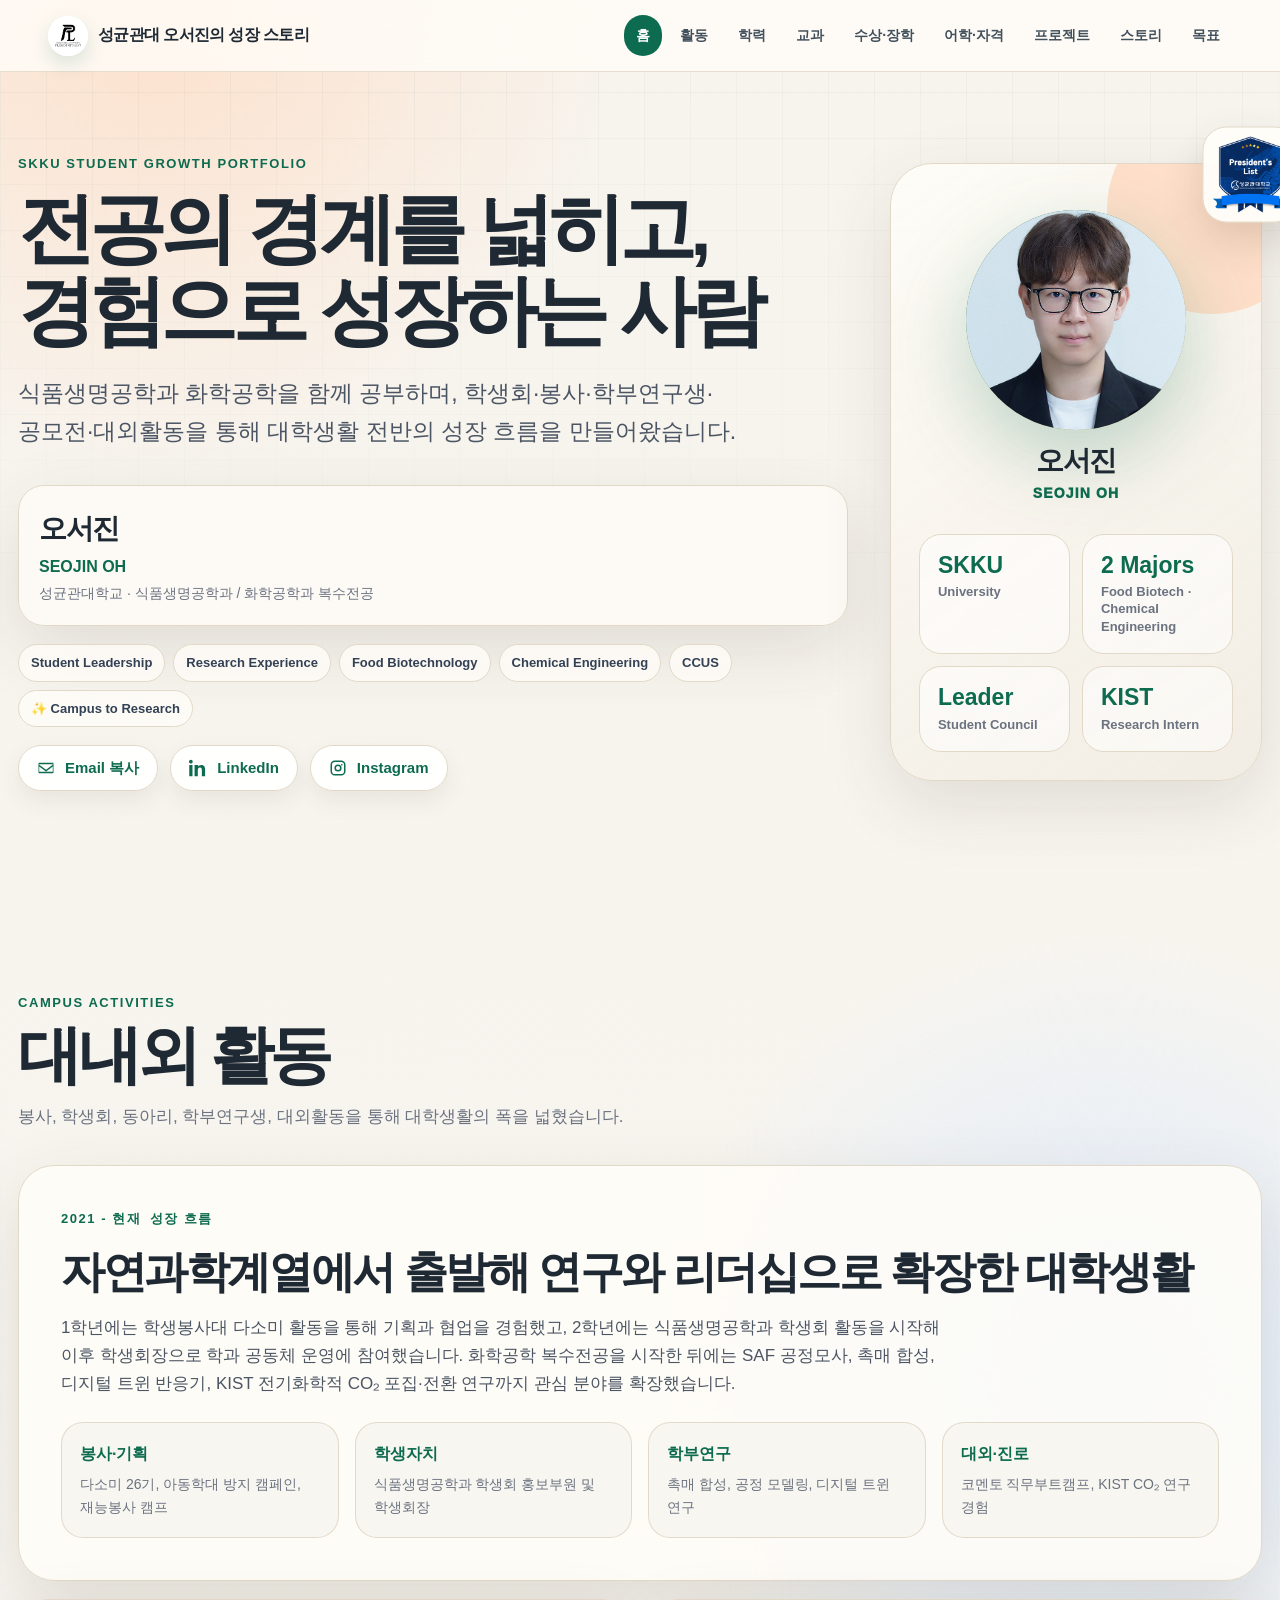
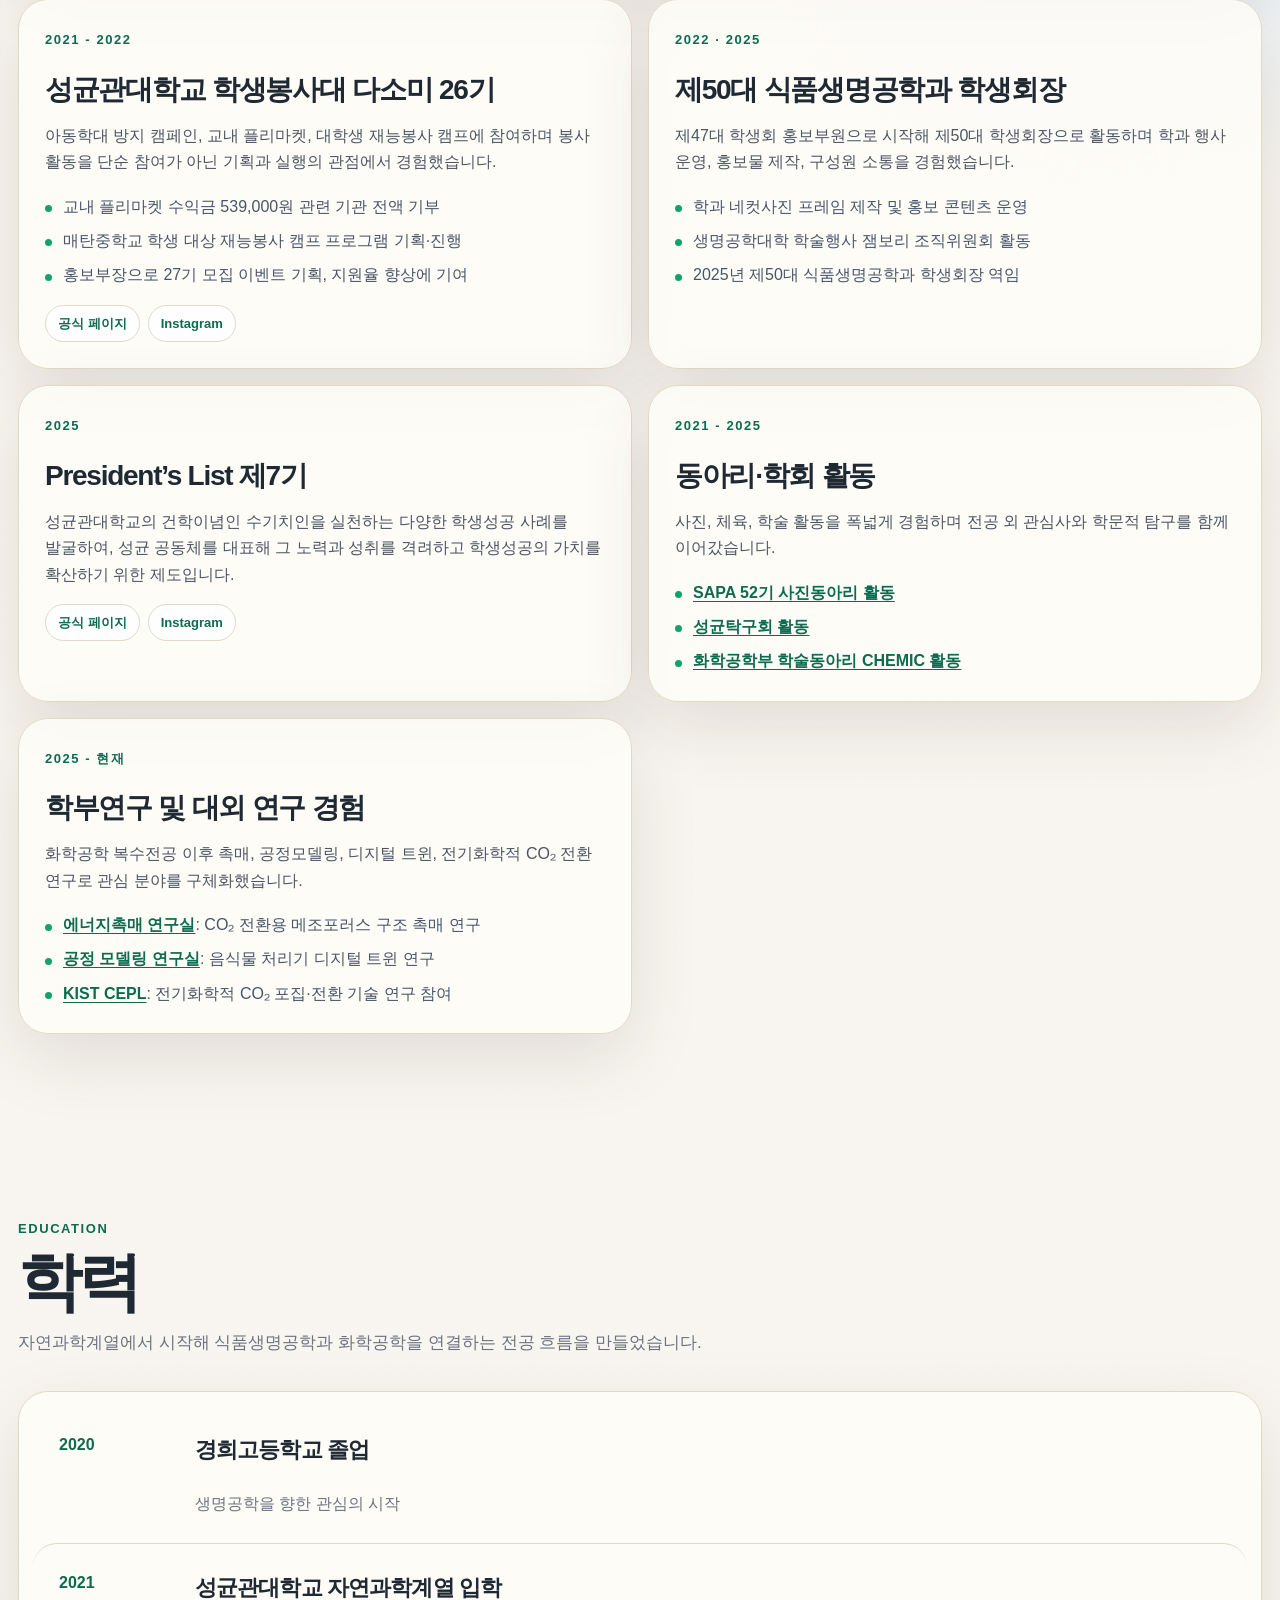
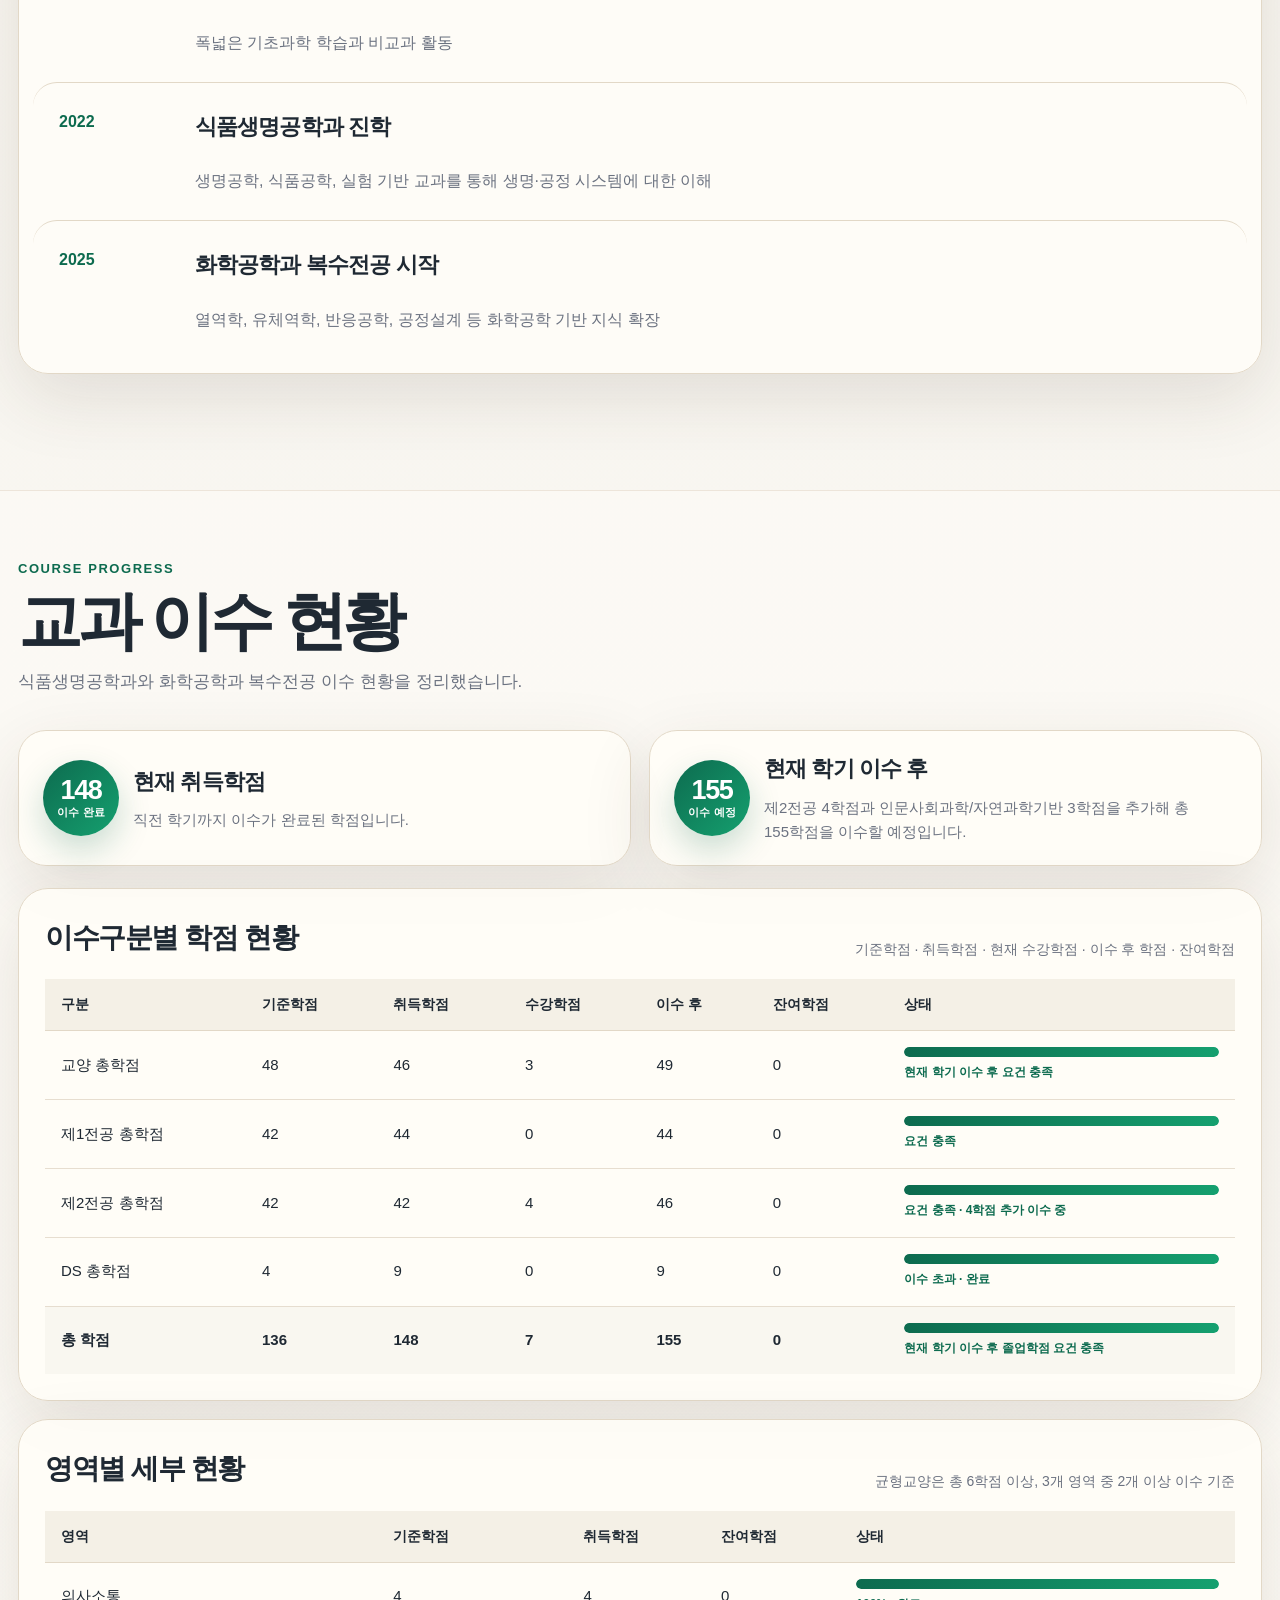
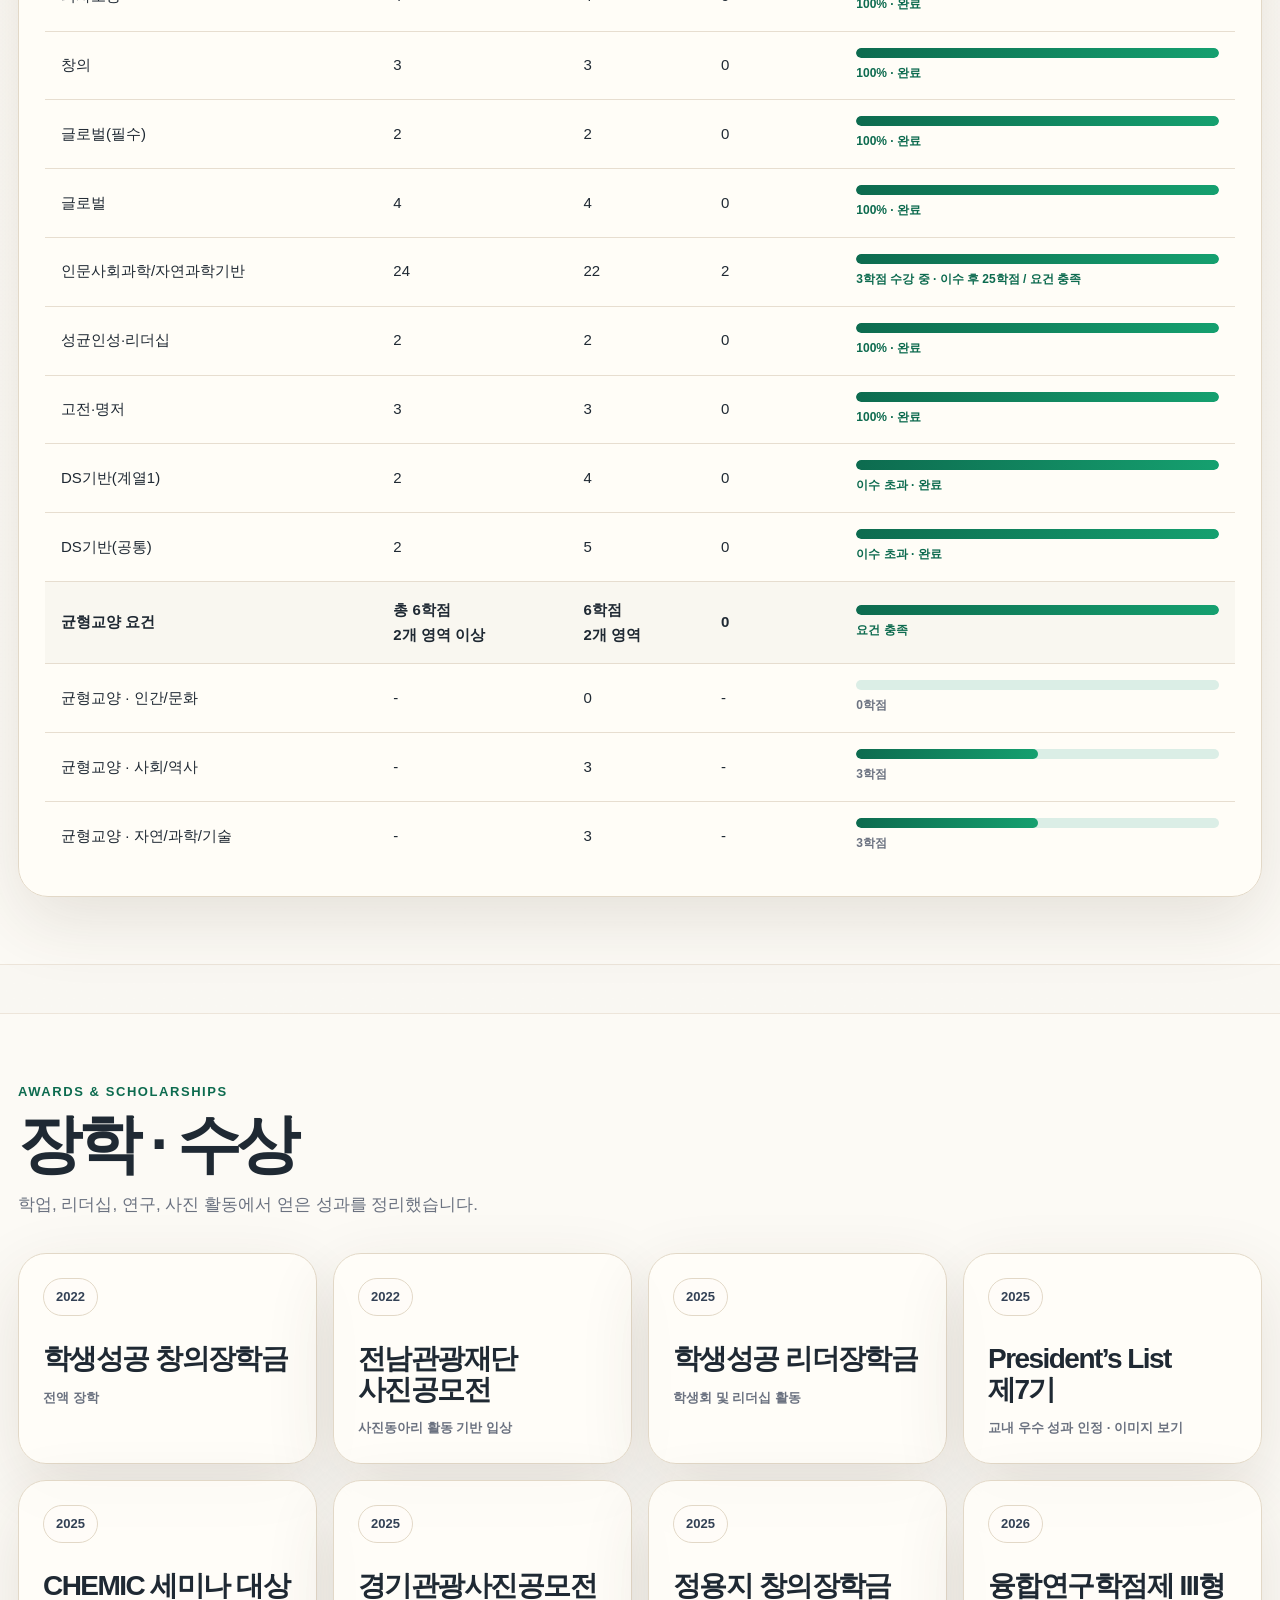
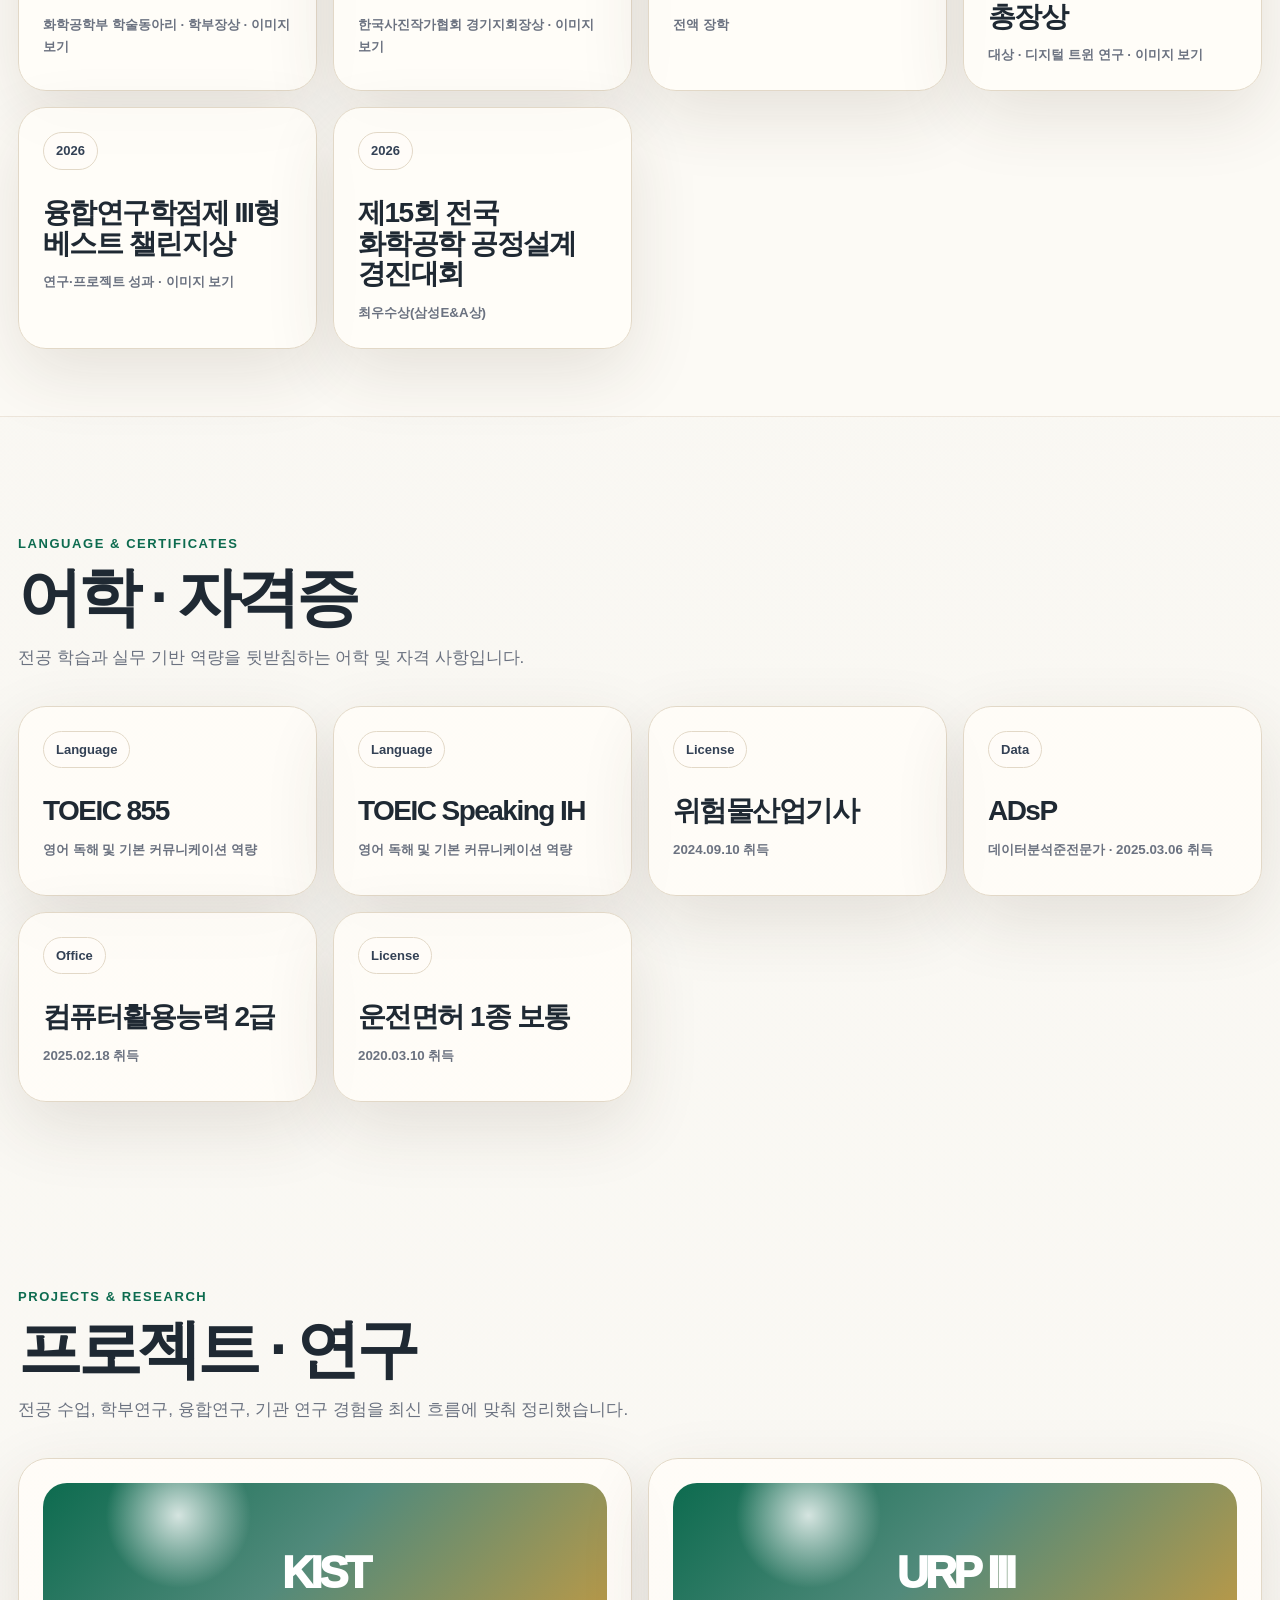
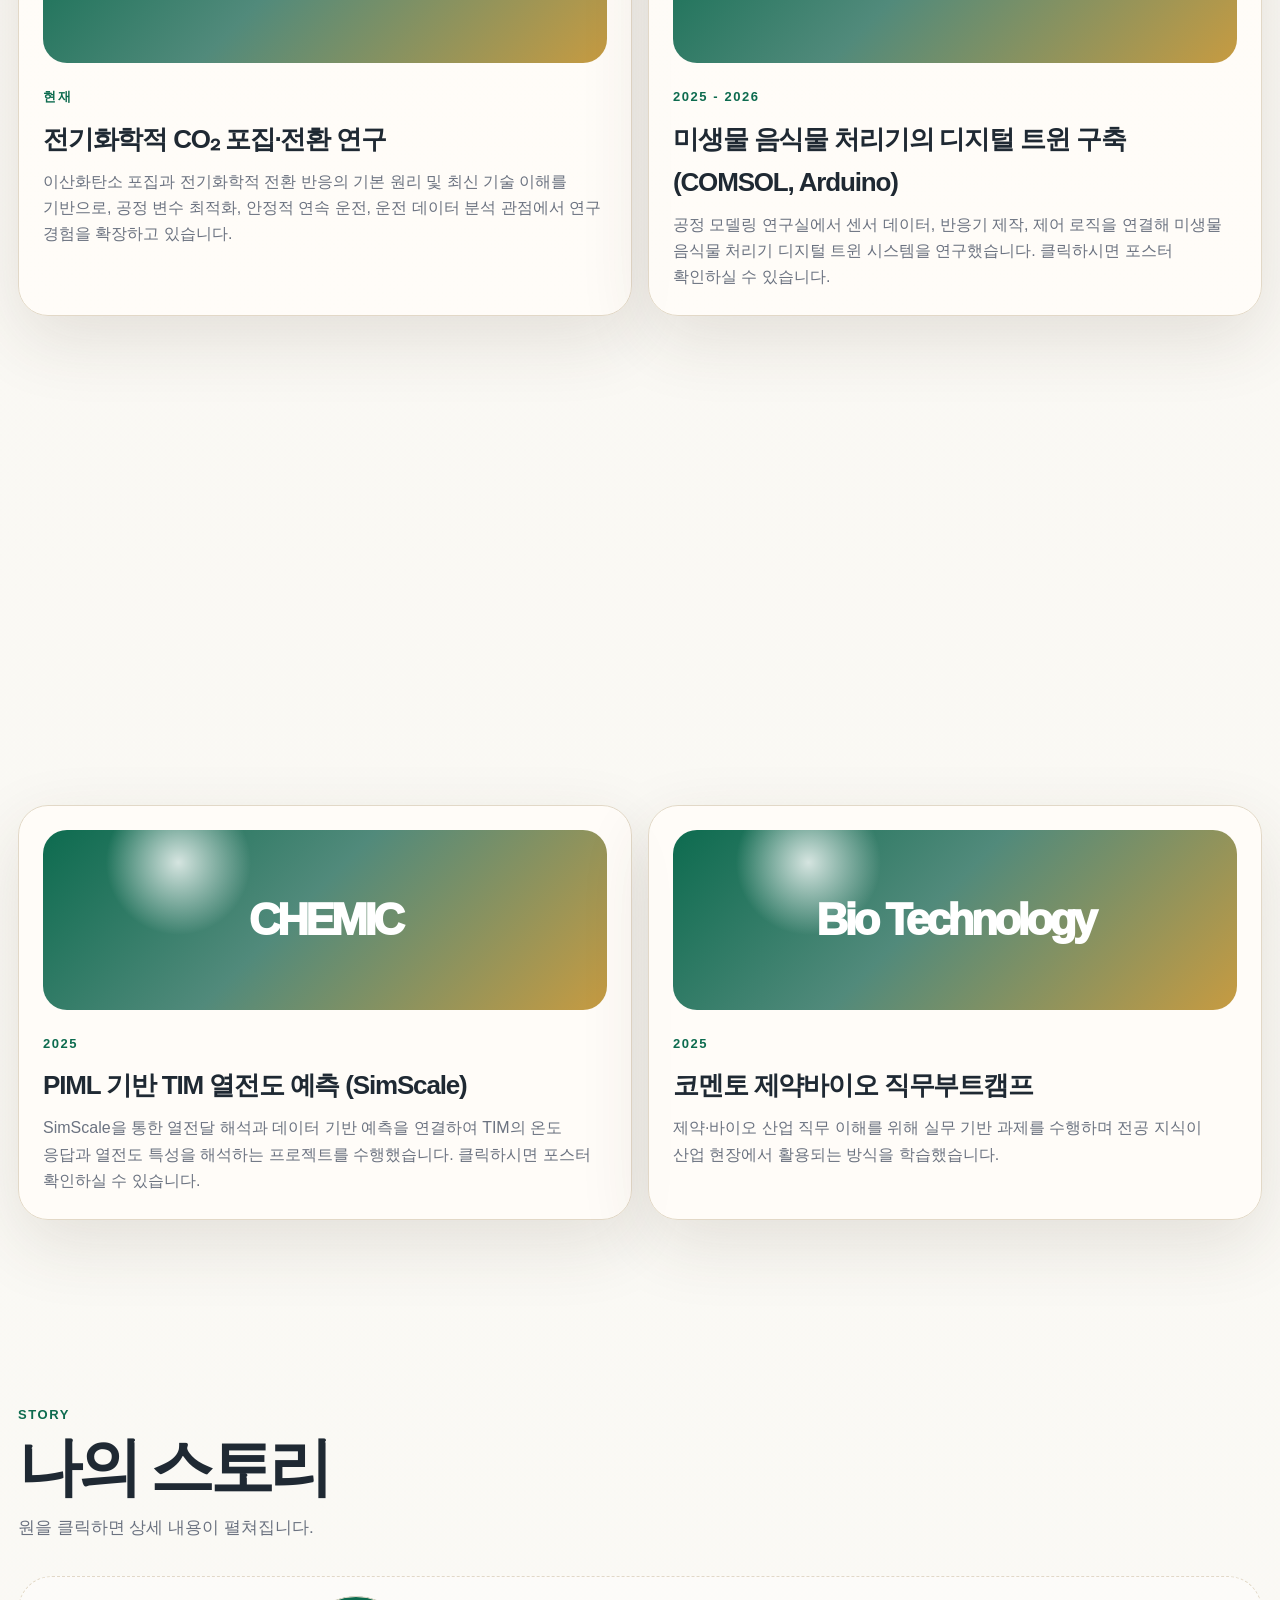
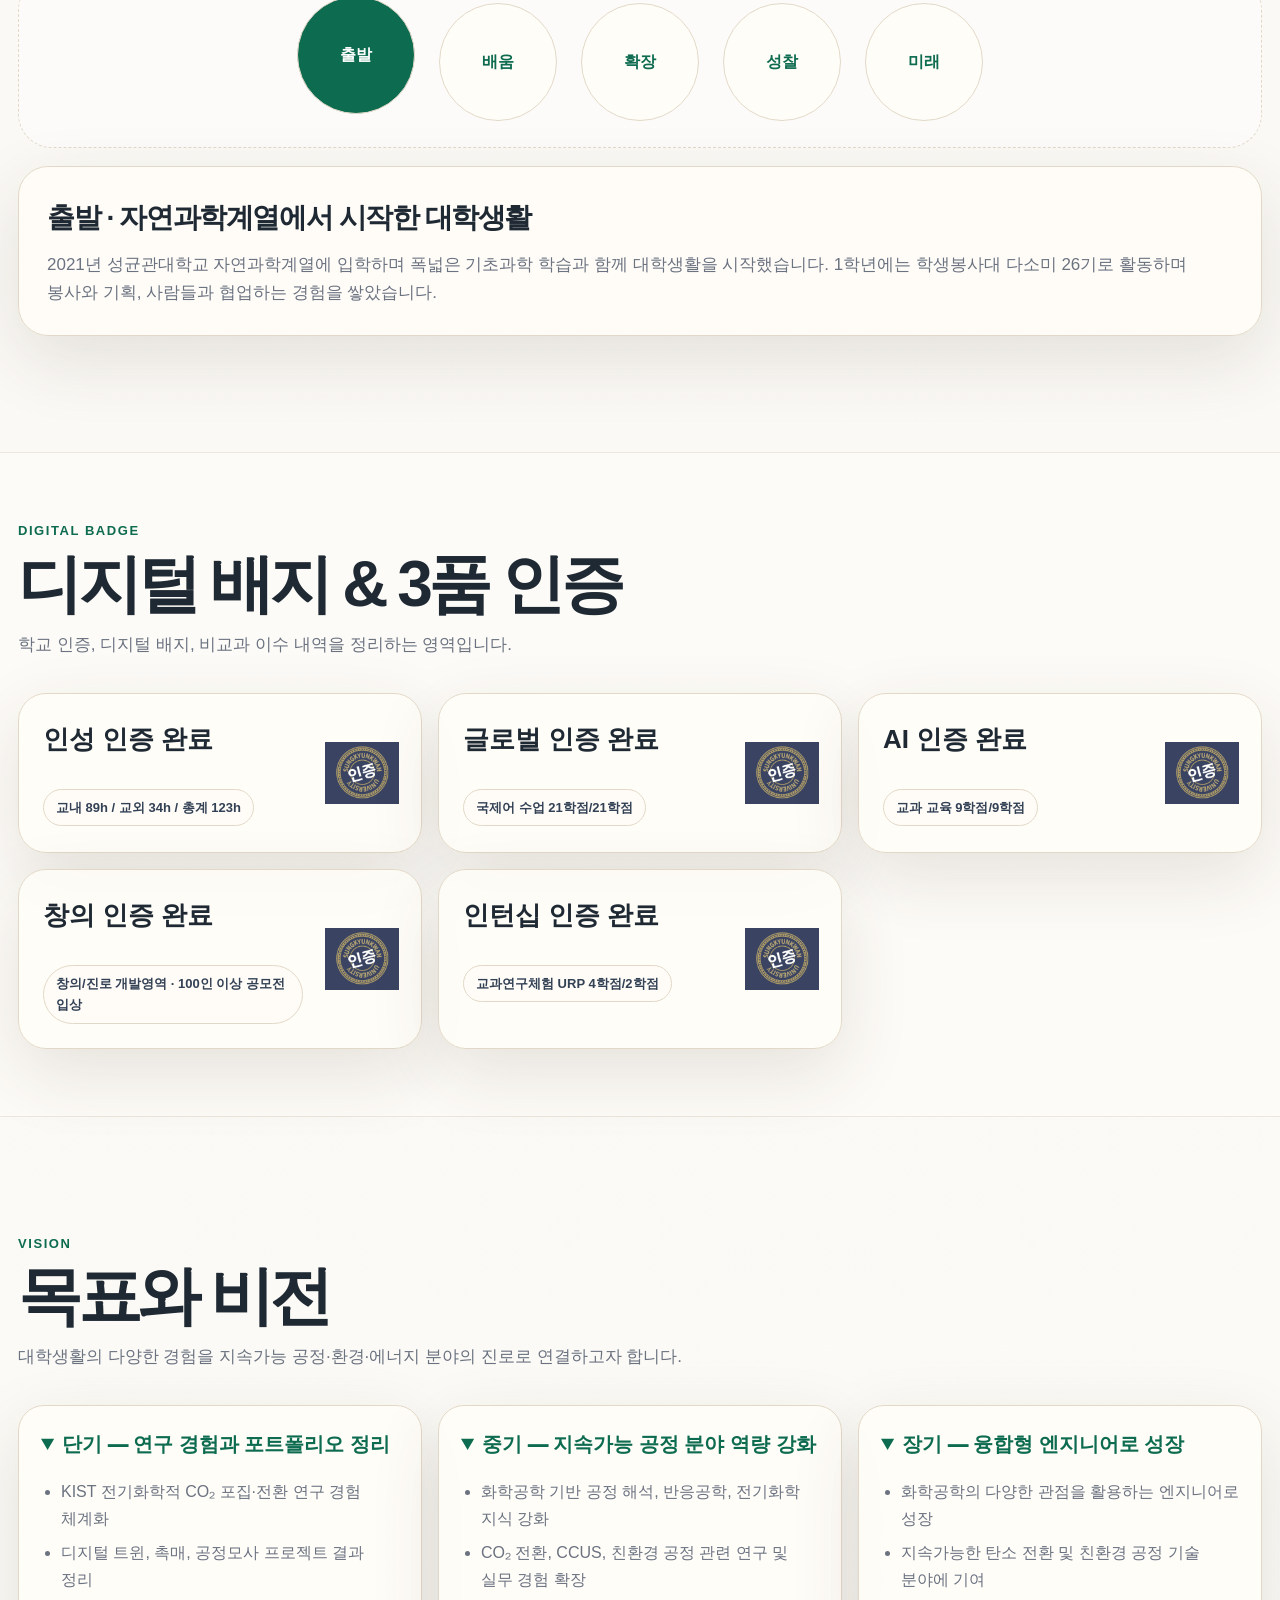
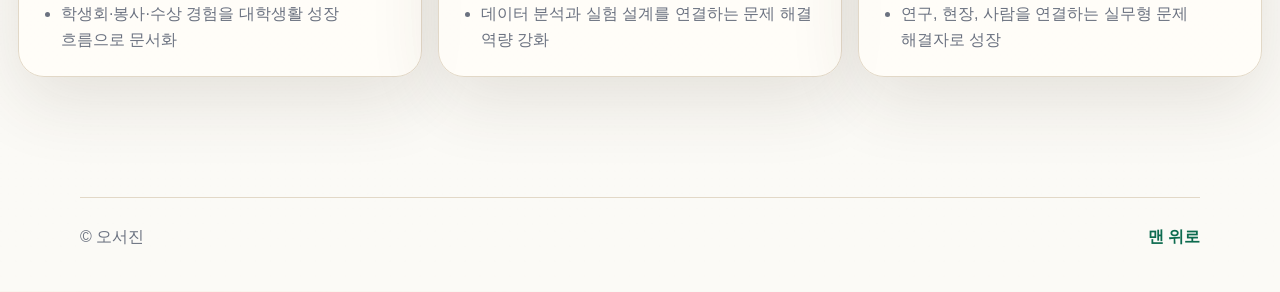
<file: index.html>
<!doctype html>
<html lang="ko">
<head>
  <meta charset="utf-8" />
  <meta name="viewport" content="width=device-width, initial-scale=1" />
  <title>성균관대학교 오서진 e포트폴리오</title>
  <meta name="description" content="오서진의 SKKU 포트폴리오" />
  <link rel="stylesheet" href="./styles.css" />
</head>
<body>
  <header class="site-header">
    <a class="brand" href="#home" aria-label="홈으로 이동">
  <span class="brand-mark">
    <img src="./logo.png" alt="성균관대학교 로고" />
  </span>
  <span>성균관대 오서진의 성장 스토리</span>
</a>

    <button class="menu-button" type="button" aria-label="메뉴 열기" aria-expanded="false">☰</button>

    <nav class="site-nav" aria-label="주요 메뉴">
  <a href="#home">홈</a>
  <a href="#activities">활동</a>
  <a href="#education">학력</a>
  <a href="#courses">교과</a>
  <a href="#awards">수상·장학</a>
  <a href="#certificates">어학·자격</a>
  <a href="#projects">프로젝트</a>
  <a href="#story">스토리</a>
  <a href="#goals">목표</a>
</nav>
  </header>

  <main>
   <section id="home" class="hero section">
  <div class="hero-copy reveal">
    <p class="eyebrow">SKKU Student Growth Portfolio</p>

    <h1>전공의 경계를 넓히고,<br />경험으로 성장하는 사람</h1>

    <p class="hero-text">
      식품생명공학과 화학공학을 함께 공부하며,
      학생회·봉사·학부연구생·공모전·대외활동을 통해
      대학생활 전반의 성장 흐름을 만들어왔습니다.
    </p>

    <div class="person">
      <strong>오서진</strong>
      <span>SEOJIN OH</span>
      <small>성균관대학교 · 식품생명공학과 / 화학공학과 복수전공</small>
    </div>

    <div class="tag-row">
      <span>Student Leadership</span>
      <span>Research Experience</span>
      <span>Food Biotechnology</span>
      <span>Chemical Engineering</span>
      <span>CCUS</span>
      <span>✨ Campus to Research</span>
    </div>

    <div class="contact-line">
      <button class="contact-pill" type="button" id="copy-email" data-email="seojinseojun@naver.com" aria-label="이메일 주소 복사">
        <svg viewBox="0 0 24 24" aria-hidden="true">
          <path d="M3 5h18a1 1 0 0 1 1 1v12a1 1 0 0 1-1 1H3a1 1 0 0 1-1-1V6a1 1 0 0 1 1-1zm0 2v.511l9 6.75 9-6.75V7H3zm18 2.989-8.403 6.302a1 1 0 0 1-1.194 0L3 9.989V17h18V9.989z"/>
        </svg>
        <span>Email 복사</span>
      </button>

      <a class="contact-pill" href="https://www.linkedin.com/in/oh-seojin" target="_blank" rel="noreferrer" aria-label="LinkedIn 열기">
        <svg viewBox="0 0 24 24" aria-hidden="true">
          <path d="M4.98 3.5C4.98 4.88 3.86 6 2.5 6S.02 4.88.02 3.5 1.14 1 2.5 1s2.48 1.12 2.48 2.5zM.35 8.02h4.3V23H.35V8.02zM8.02 8.02h4.12v2.05h.06c.57-1.08 1.98-2.22 4.08-2.22 4.36 0 5.17 2.87 5.17 6.6V23h-4.3v-7.58c0-1.8-.03-4.13-2.52-4.13-2.52 0-2.9 1.97-2.9 4V23h-4.3V8.02z"/>
        </svg>
        <span>LinkedIn</span>
      </a>

      <a class="contact-pill" href="https://www.instagram.com/_hlzrv_/" target="_blank" rel="noreferrer" aria-label="Instagram 열기">
  <svg viewBox="0 0 24 24" aria-hidden="true">
    <path d="M7.75 2h8.5A5.76 5.76 0 0 1 22 7.75v8.5A5.76 5.76 0 0 1 16.25 22h-8.5A5.76 5.76 0 0 1 2 16.25v-8.5A5.76 5.76 0 0 1 7.75 2zm0 2A3.75 3.75 0 0 0 4 7.75v8.5A3.75 3.75 0 0 0 7.75 20h8.5A3.75 3.75 0 0 0 20 16.25v-8.5A3.75 3.75 0 0 0 16.25 4h-8.5z"/>
    <path d="M12 7.25A4.75 4.75 0 1 1 12 16.75A4.75 4.75 0 0 1 12 7.25zm0 2A2.75 2.75 0 1 0 12 14.75A2.75 2.75 0 0 0 12 9.25z"/>
    <path d="M17.1 6.65a1.1 1.1 0 1 1 0 2.2a1.1 1.1 0 0 1 0-2.2z"/>
  </svg>
  <span>Instagram</span>
</a>
    </div>
  </div>

  <div class="profile-shell reveal">
  <aside class="profile-card" aria-label="프로필 카드">
    <div class="profile-orb">
  <img src="./profile.jpg" alt="오서진 프로필 사진" />
</div>

<div class="profile-caption">
  <strong>오서진</strong>
  <span>SEOJIN OH</span>
</div>

<div class="stat-grid">
      <article>
        <strong>SKKU</strong>
        <span>University</span>
      </article>

      <article>
        <strong>2 Majors</strong>
        <span>Food Biotech ·<br />Chemical Engineering</span>
      </article>

      <article>
        <strong>Leader</strong>
        <span>Student Council</span>
      </article>

      <article>
        <strong>KIST</strong>
        <span>Research Intern</span>
      </article>
    </div>
  </aside>

  <a
    class="open-badge"
    href="https://www.openbadge-global.com/api/v1.0/openBadge/v2/Wallet/Public/GetAssertionShare/MXVmRW83OEhRY2haSlRIZ3ZoMkkrQT09"
    target="_blank"
    rel="noreferrer"
    aria-label="Lecos 오픈배지 보기"
  >
    <img src="./badge.png" alt="Lecos 오픈배지" />
  </a>
</div>
</section>


<section id="activities" class="section">
  <div class="section-heading reveal">
    <p>Campus Activities</p>
    <h2>대내외 활동</h2>
    <span>봉사, 학생회, 동아리, 학부연구생, 대외활동을 통해 대학생활의 폭을 넓혔습니다.</span>
  </div>

  <div class="featured-card reveal">
    <div class="card-meta">
      <span>2021 - 현재</span>
      <span>성장 흐름</span>
    </div>
    <h3>자연과학계열에서 출발해 연구와 리더십으로 확장한 대학생활</h3>
    <p>
      1학년에는 학생봉사대 다소미 활동을 통해 기획과 협업을 경험했고,
      2학년에는 식품생명공학과 학생회 활동을 시작해 이후 학생회장으로 학과 공동체 운영에 참여했습니다.
      화학공학 복수전공을 시작한 뒤에는 SAF 공정모사, 촉매 합성, 디지털 트윈 반응기,
      KIST 전기화학적 CO₂ 포집·전환 연구까지 관심 분야를 확장했습니다.
    </p>

    <div class="mini-grid">
      <div>
        <b>봉사·기획</b>
        <span>다소미 26기, 아동학대 방지 캠페인, 재능봉사 캠프</span>
      </div>
      <div>
        <b>학생자치</b>
        <span>식품생명공학과 학생회 홍보부원 및 학생회장</span>
      </div>
      <div>
        <b>학부연구</b>
        <span>촉매 합성, 공정 모델링, 디지털 트윈 연구</span>
      </div>
      <div>
        <b>대외·진로</b>
        <span>코멘토 직무부트캠프, KIST CO₂ 연구 경험</span>
      </div>
    </div>
  </div>

  <div class="project-list">
    <article class="project reveal">
  <time>2021 - 2022</time>
  <h3>성균관대학교 학생봉사대 다소미 26기</h3>
  <p>
    아동학대 방지 캠페인, 교내 플리마켓, 대학생 재능봉사 캠프에 참여하며
    봉사 활동을 단순 참여가 아닌 기획과 실행의 관점에서 경험했습니다.
  </p>
  <ul>
    <li>교내 플리마켓 수익금 539,000원 관련 기관 전액 기부</li>
    <li>매탄중학교 학생 대상 재능봉사 캠프 프로그램 기획·진행</li>
    <li>홍보부장으로 27기 모집 이벤트 기획, 지원율 향상에 기여</li>
  </ul>

  <div class="quick-links">
    <a href="https://www.skku.edu/skku/campus/activities/ds.do" target="_blank" rel="noreferrer">
      공식 페이지
    </a>
    <a href="https://www.instagram.com/skku_dasomi/" target="_blank" rel="noreferrer">
      Instagram
    </a>
  </div>
</article>

    <a class="project reveal card-link" href="https://skb.skku.edu/foodlife/index.do" target="_blank" rel="noreferrer">
      <time>2022 · 2025</time>
      <h3>제50대 식품생명공학과 학생회장</h3>
      <p>
        제47대 학생회 홍보부원으로 시작해 제50대 학생회장으로 활동하며
        학과 행사 운영, 홍보물 제작, 구성원 소통을 경험했습니다.
      </p>
      <ul>
        <li>학과 네컷사진 프레임 제작 및 홍보 콘텐츠 운영</li>
        <li>생명공학대학 학술행사 잼보리 조직위원회 활동</li>
        <li>2025년 제50대 식품생명공학과 학생회장 역임</li>
      </ul>
    </a>

    <article class="project reveal">
  <time>2025</time>
  <h3>President’s List 제7기</h3>
  <p>
    성균관대학교의 건학이념인 수기치인을 실천하는 다양한 학생성공 사례를 발굴하여,
    성균 공동체를 대표해 그 노력과 성취를 격려하고 학생성공의 가치를 확산하기 위한 제도입니다.
  </p>

  <div class="quick-links">
    <a href="https://presidentlist.skku.edu/presidentlist/2025_list.do?mode=list&&articleLimit=10&article.offset=20" target="_blank" rel="noreferrer">
      공식 페이지
    </a>
    <a href="https://www.instagram.com/skku_pl/" target="_blank" rel="noreferrer">
      Instagram
    </a>
  </div>
</article>
    
    <article class="project reveal">
      <time>2021 - 2025</time>
      <h3>동아리·학회 활동</h3>
      <p>
        사진, 체육, 학술 활동을 폭넓게 경험하며 전공 외 관심사와 학문적 탐구를 함께 이어갔습니다.
      </p>
      <ul>
        <li><a class="inline-link" href="./club-sapa.html">SAPA 52기 사진동아리 활동</a></li>
        <li><a class="inline-link" href="./club-tabletennis.html">성균탁구회 활동</a></li>
        <li><a class="inline-link" href="./club-chemic.html">화학공학부 학술동아리 CHEMIC 활동</a></li>
      </ul>
    </article>

    <article class="project reveal">
      <time>2025 - 현재</time>
      <h3>학부연구 및 대외 연구 경험</h3>
      <p>
        화학공학 복수전공 이후 촉매, 공정모델링, 디지털 트윈, 전기화학적 CO₂ 전환 연구로
        관심 분야를 구체화했습니다.
      </p>
      <ul>
        <li><a class="inline-link" href="https://ceel.skku.edu/" target="_blank" rel="noreferrer">에너지촉매 연구실</a>: CO₂ 전환용 메조포러스 구조 촉매 연구</li>
        <li><a class="inline-link" href="https://sites.google.com/view/skku-pdse" target="_blank" rel="noreferrer">공정 모델링 연구실</a>: 음식물 처리기 디지털 트윈 연구</li>
        <li><a class="inline-link" href="https://www.kist-cepl.com/" target="_blank" rel="noreferrer">KIST CEPL</a>: 전기화학적 CO₂ 포집·전환 기술 연구 참여</li>
      </ul>
    </article>
  </div>
</section>


<section id="education" class="section">
  <div class="section-heading reveal">
    <p>Education</p>
    <h2>학력</h2>
    <span>자연과학계열에서 시작해 식품생명공학과 화학공학을 연결하는 전공 흐름을 만들었습니다.</span>
  </div>

  <ol class="timeline reveal">
    <li>
      <time>2020</time>
      <strong>경희고등학교 졸업</strong>
      <p>생명공학을 향한 관심의 시작</p>
    </li>
    <li>
      <time>2021</time>
      <strong>성균관대학교 자연과학계열 입학</strong>
      <p>폭넓은 기초과학 학습과 비교과 활동</p>
    </li>
    <li>
      <time>2022</time>
      <strong>식품생명공학과 진학</strong>
      <p>생명공학, 식품공학, 실험 기반 교과를 통해 생명·공정 시스템에 대한 이해</p>
    </li>
    <li>
      <time>2025</time>
      <strong>화학공학과 복수전공 시작</strong>
      <p>열역학, 유체역학, 반응공학, 공정설계 등 화학공학 기반 지식 확장</p>
    </li>
  </ol>
</section>

    <section id="courses" class="section soft">
  <div class="section-heading reveal">
    <p>Course Progress</p>
    <h2>교과 이수 현황</h2>
    <span>식품생명공학과와 화학공학과 복수전공 이수 현황을 정리했습니다.</span>
  </div>

  <div class="grade-summary reveal">
  <article class="grade-summary-card">
    <div class="grade-badge">
      <strong>148</strong>
      <span>이수 완료</span>
    </div>

    <div class="grade-summary-copy">
      <h3>현재 취득학점</h3>
      <p>직전 학기까지 이수가 완료된 학점입니다.</p>
    </div>
  </article>

  <article class="grade-summary-card">
    <div class="grade-badge">
      <strong>155</strong>
      <span>이수 예정</span>
    </div>

    <div class="grade-summary-copy">
      <h3>현재 학기 이수 후</h3>
      <p>
        제2전공 4학점과 인문사회과학/자연과학기반 3학점을 추가해
        총 155학점을 이수할 예정입니다.
      </p>
    </div>
  </article>
</div>

  <div class="grade-table-card reveal">
  <div class="grade-table-head">
    <h3>이수구분별 학점 현황</h3>
    <span>기준학점 · 취득학점 · 현재 수강학점 · 이수 후 학점 · 잔여학점</span>
  </div>

  <div class="grade-table-scroll">
    <table class="grade-table">
      <thead>
        <tr>
          <th>구분</th>
          <th>기준학점</th>
          <th>취득학점</th>
          <th>수강학점</th>
          <th>이수 후</th>
          <th>잔여학점</th>
          <th>상태</th>
        </tr>
      </thead>

      <tbody>
        <!-- 교양 -->
        <tr>
          <td>교양 총학점</td>
          <td>48</td>
          <td>46</td>
          <td>3</td>
          <td>49</td>
          <td>0</td>
          <td>
            <div class="grade-progress">
              <div class="grade-progress-track">
                <span
                  class="grade-progress-fill"
                  style="width: 100%;"
                ></span>
              </div>
              <small class="grade-complete">
                현재 학기 이수 후 요건 충족
              </small>
            </div>
          </td>
        </tr>

        <!-- 제1전공 -->
        <tr>
          <td>제1전공 총학점</td>
          <td>42</td>
          <td>44</td>
          <td>0</td>
          <td>44</td>
          <td>0</td>
          <td>
            <div class="grade-progress">
              <div class="grade-progress-track">
                <span
                  class="grade-progress-fill"
                  style="width: 100%;"
                ></span>
              </div>
              <small class="grade-complete">
                요건 충족
              </small>
            </div>
          </td>
        </tr>

        <!-- 제2전공 -->
        <tr>
          <td>제2전공 총학점</td>
          <td>42</td>
          <td>42</td>
          <td>4</td>
          <td>46</td>
          <td>0</td>
          <td>
            <div class="grade-progress">
              <div class="grade-progress-track">
                <span
                  class="grade-progress-fill"
                  style="width: 100%;"
                ></span>
              </div>
              <small class="grade-complete">
                요건 충족 · 4학점 추가 이수 중
              </small>
            </div>
          </td>
        </tr>

        <!-- DS -->
        <tr>
          <td>DS 총학점</td>
          <td>4</td>
          <td>9</td>
          <td>0</td>
          <td>9</td>
          <td>0</td>
          <td>
            <div class="grade-progress">
              <div class="grade-progress-track">
                <span
                  class="grade-progress-fill"
                  style="width: 100%;"
                ></span>
              </div>
              <small class="grade-complete">
                이수 초과 · 완료
              </small>
            </div>
          </td>
        </tr>

        <!-- 총 학점 -->
        <tr class="grade-total-row">
          <td>총 학점</td>
          <td>136</td>
          <td>148</td>
          <td>7</td>
          <td>155</td>
          <td>0</td>
          <td>
            <div class="grade-progress">
              <div class="grade-progress-track">
                <span
                  class="grade-progress-fill"
                  style="width: 100%;"
                ></span>
              </div>
              <small class="grade-complete">
                현재 학기 이수 후 졸업학점 요건 충족
              </small>
            </div>
          </td>
        </tr>
      </tbody>
    </table>
  </div>
</div>

  <div class="grade-table-card reveal grade-subtable-card">
    <div class="grade-table-head">
      <h3>영역별 세부 현황</h3>
      <span>균형교양은 총 6학점 이상, 3개 영역 중 2개 이상 이수 기준</span>
    </div>

    <div class="grade-table-scroll">
      <table class="grade-table">
        <thead>
          <tr>
            <th>영역</th>
            <th>기준학점</th>
            <th>취득학점</th>
            <th>잔여학점</th>
            <th>상태</th>
          </tr>
        </thead>
        <tbody>
          <tr>
            <td>의사소통</td>
            <td>4</td>
            <td>4</td>
            <td>0</td>
            <td>
              <div class="grade-progress">
                <div class="grade-progress-track">
                  <span class="grade-progress-fill" style="width:100%;"></span>
                </div>
                <small class="grade-complete">100% · 완료</small>
              </div>
            </td>
          </tr>

          <tr>
            <td>창의</td>
            <td>3</td>
            <td>3</td>
            <td>0</td>
            <td>
              <div class="grade-progress">
                <div class="grade-progress-track">
                  <span class="grade-progress-fill" style="width:100%;"></span>
                </div>
                <small class="grade-complete">100% · 완료</small>
              </div>
            </td>
          </tr>

          <tr>
            <td>글로벌(필수)</td>
            <td>2</td>
            <td>2</td>
            <td>0</td>
            <td>
              <div class="grade-progress">
                <div class="grade-progress-track">
                  <span class="grade-progress-fill" style="width:100%;"></span>
                </div>
                <small class="grade-complete">100% · 완료</small>
              </div>
            </td>
          </tr>

          <tr>
            <td>글로벌</td>
            <td>4</td>
            <td>4</td>
            <td>0</td>
            <td>
              <div class="grade-progress">
                <div class="grade-progress-track">
                  <span class="grade-progress-fill" style="width:100%;"></span>
                </div>
                <small class="grade-complete">100% · 완료</small>
              </div>
            </td>
          </tr>

          <tr>
  <td>인문사회과학/자연과학기반</td>
  <td>24</td>
  <td>22</td>
  <td>2</td>
  <td>
    <div class="grade-progress">
      <div class="grade-progress-track">
        <span class="grade-progress-fill" style="width:100%;"></span>
      </div>
      <small class="grade-complete">
        3학점 수강 중 · 이수 후 25학점 / 요건 충족
      </small>
    </div>
  </td>
</tr>

          <tr>
            <td>성균인성·리더십</td>
            <td>2</td>
            <td>2</td>
            <td>0</td>
            <td>
              <div class="grade-progress">
                <div class="grade-progress-track">
                  <span class="grade-progress-fill" style="width:100%;"></span>
                </div>
                <small class="grade-complete">100% · 완료</small>
              </div>
            </td>
          </tr>

          <tr>
            <td>고전·명저</td>
            <td>3</td>
            <td>3</td>
            <td>0</td>
            <td>
              <div class="grade-progress">
                <div class="grade-progress-track">
                  <span class="grade-progress-fill" style="width:100%;"></span>
                </div>
                <small class="grade-complete">100% · 완료</small>
              </div>
            </td>
          </tr>

          <tr>
            <td>DS기반(계열1)</td>
            <td>2</td>
            <td>4</td>
            <td>0</td>
            <td>
              <div class="grade-progress">
                <div class="grade-progress-track">
                  <span class="grade-progress-fill" style="width:100%;"></span>
                </div>
                <small class="grade-complete">이수 초과 · 완료</small>
              </div>
            </td>
          </tr>

          <tr>
            <td>DS기반(공통)</td>
            <td>2</td>
            <td>5</td>
            <td>0</td>
            <td>
              <div class="grade-progress">
                <div class="grade-progress-track">
                  <span class="grade-progress-fill" style="width:100%;"></span>
                </div>
                <small class="grade-complete">이수 초과 · 완료</small>
              </div>
            </td>
          </tr>

          <tr class="grade-total-row">
  <td>균형교양 요건</td>
  <td>총 6학점<br />2개 영역 이상</td>
  <td>6학점<br />2개 영역</td>
  <td>0</td>
  <td>
    <div class="grade-progress">
      <div class="grade-progress-track">
        <span class="grade-progress-fill" style="width:100%;"></span>
      </div>
      <small class="grade-complete">요건 충족</small>
    </div>
  </td>
</tr>

<tr>
  <td>균형교양 · 인간/문화</td>
  <td>-</td>
  <td>0</td>
  <td>-</td>
  <td>
    <div class="grade-progress">
      <div class="grade-progress-track">
        <span class="grade-progress-fill" style="width:0%;"></span>
      </div>
      <small>0학점</small>
    </div>
  </td>
</tr>

<tr>
  <td>균형교양 · 사회/역사</td>
  <td>-</td>
  <td>3</td>
  <td>-</td>
  <td>
    <div class="grade-progress">
      <div class="grade-progress-track">
        <span class="grade-progress-fill" style="width:50%;"></span>
      </div>
      <small>3학점</small>
    </div>
  </td>
</tr>

<tr>
  <td>균형교양 · 자연/과학/기술</td>
  <td>-</td>
  <td>3</td>
  <td>-</td>
  <td>
    <div class="grade-progress">
      <div class="grade-progress-track">
        <span class="grade-progress-fill" style="width:50%;"></span>
      </div>
      <small>3학점</small>
    </div>
  </td>
</tr>
        </tbody>
      </table>
    </div>
  </div>
</section>
    
<section id="awards" class="section soft">
  <div class="section-heading reveal">
    <p>Awards & Scholarships</p>
    <h2>장학 · 수상</h2>
    <span>학업, 리더십, 연구, 사진 활동에서 얻은 성과를 정리했습니다.</span>
  </div>

  <div class="badge-grid">
    <article class="badge-card reveal">
      <span>2022</span>
      <strong>학생성공 창의장학금</strong>
      <small>전액 장학</small>
    </article>

    <article class="badge-card reveal">
      <span>2022</span>
      <strong>전남관광재단 사진공모전</strong>
      <small>사진동아리 활동 기반 입상</small>
    </article>

    <article class="badge-card reveal">
      <span>2025</span>
      <strong>학생성공 리더장학금</strong>
      <small>학생회 및 리더십 활동</small>
    </article>

    <a class="badge-card reveal card-link has-preview" href="./pl.jpg" target="_blank" rel="noreferrer" style="--preview: url('./pl.jpg')">
      <span>2025</span>
      <strong>President’s List 제7기</strong>
      <small>교내 우수 성과 인정 · 이미지 보기</small>
    </a>

    <a class="badge-card reveal card-link has-preview" href="./chemic.jpg" target="_blank" rel="noreferrer" style="--preview: url('./chemic.jpg')">
      <span>2025</span>
      <strong>CHEMIC 세미나 대상</strong>
      <small>화학공학부 학술동아리 · 학부장상 · 이미지 보기</small>
    </a>

    <a class="badge-card reveal card-link has-preview" href="./camera.jpg" target="_blank" rel="noreferrer" style="--preview: url('./camera.jpg')">
      <span>2025</span>
      <strong>경기관광사진공모전</strong>
      <small>한국사진작가협회 경기지회장상 · 이미지 보기</small>
    </a>

    <article class="badge-card reveal">
      <span>2025</span>
      <strong>정용지 창의장학금</strong>
      <small>전액 장학</small>
    </article>

    <a class="badge-card reveal card-link has-preview" href="./urp.jpg" target="_blank" rel="noreferrer" style="--preview: url('./urp.jpg')">
      <span>2026</span>
      <strong>융합연구학점제 III형 총장상</strong>
      <small>대상 · 디지털 트윈 연구 · 이미지 보기</small>
    </a>

    <a class="badge-card reveal card-link has-preview" href="./urp.jpg" target="_blank" rel="noreferrer" style="--preview: url('./urp.jpg')">
      <span>2026</span>
      <strong>융합연구학점제 III형 베스트 챌린지상</strong>
      <small>연구·프로젝트 성과 · 이미지 보기</small>
    </a>

   <article class="badge-card reveal">
      <span>2026</span>
      <strong>제15회 전국 화학공학 공정설계 경진대회</strong>
      <small>최우수상(삼성E&A상)</small>
    </article>
    
  </div>
</section>

<section id="certificates" class="section">
  <div class="section-heading reveal">
    <p>Language & Certificates</p>
    <h2>어학 · 자격증</h2>
    <span>전공 학습과 실무 기반 역량을 뒷받침하는 어학 및 자격 사항입니다.</span>
  </div>

  <div class="badge-grid">
    <article class="badge-card reveal">
      <span>Language</span>
      <strong>TOEIC 855</strong>
      <small>영어 독해 및 기본 커뮤니케이션 역량</small>
    </article>

    <article class="badge-card reveal">
      <span>Language</span>
      <strong>TOEIC Speaking IH</strong>
      <small>영어 독해 및 기본 커뮤니케이션 역량</small>
    </article>

    <article class="badge-card reveal">
      <span>License</span>
      <strong>위험물산업기사</strong>
      <small>2024.09.10 취득</small>
    </article>

    <article class="badge-card reveal">
      <span>Data</span>
      <strong>ADsP</strong>
      <small>데이터분석준전문가 · 2025.03.06 취득</small>
    </article>

    <article class="badge-card reveal">
      <span>Office</span>
      <strong>컴퓨터활용능력 2급</strong>
      <small>2025.02.18 취득</small>
    </article>

    <article class="badge-card reveal">
      <span>License</span>
      <strong>운전면허 1종 보통</strong>
      <small>2020.03.10 취득</small>
    </article>
  </div>
</section>


<section id="projects" class="section">
  <div class="section-heading reveal">
    <p>Projects & Research</p>
    <h2>프로젝트 · 연구</h2>
    <span>전공 수업, 학부연구, 융합연구, 기관 연구 경험을 최신 흐름에 맞춰 정리했습니다.</span>
  </div>

  <div class="program-grid">
    <a class="program reveal card-link" href="https://www.kist-cepl.com/" target="_blank" rel="noreferrer">
      <div class="program-visual">KIST</div>
      <time>현재</time>
      <h3>전기화학적 CO₂ 포집·전환 연구</h3>
      <p>
        이산화탄소 포집과 전기화학적 전환 반응의 기본 원리 및 최신 기술 이해를 기반으로,
        공정 변수 최적화, 안정적 연속 운전, 운전 데이터 분석 관점에서 연구 경험을 확장하고 있습니다.
      </p>
    </a>

    <a class="program reveal card-link has-preview" href="./digital-twin-poster.png" target="_blank" rel="noreferrer" style="--preview: url('./digital-twin-poster.png')">
      <div class="program-visual">URP III</div>
      <time>2025 - 2026</time>
      <h3>미생물 음식물 처리기의 디지털 트윈 구축<br />(COMSOL, Arduino)</h3>
      <p>
        공정 모델링 연구실에서 센서 데이터, 반응기 제작, 제어 로직을 연결해
        미생물 음식물 처리기 디지털 트윈 시스템을 연구했습니다. 클릭하시면 포스터 확인하실 수 있습니다.
      </p>
    </a>

    <a class="program reveal card-link has-preview" href="./co2-dme-poster.jpg" target="_blank" rel="noreferrer" style="--preview: url('./co2-dme-poster.jpg')">
      <div class="program-visual">CO₂ to DME</div>
      <time>2025</time>
      <h3>CO₂ 전환 촉매 합성 연구<br />(TEM, BET, TPR, TPD, XRD)</h3>
      <p>
        에너지촉매 연구실에서 이산화탄소 전환을 통한 함산소화합물 합성용
        메조포러스 구조 촉매를 다루며 촉매 구조와 반응 성능의 관계를 학습했습니다. 클릭하시면 포스터 확인하실 수 있습니다.
      </p>
    </a>

    <article class="program reveal">
      <div class="program-visual">SAF</div>
      <time>2025</time>
      <h3>SAF 생산 공정모사 (DWSIM)</h3>
      <p>
        반응공학 과제로 DWSIM 기반 공정모사를 통해 Alcohol-to-Jet 계열 지속가능항공유 생산 공정의
        물질수지, 에너지 흐름, 운전 조건 변화를 검토했습니다.
      </p>
    </article>

    <a class="program reveal card-link has-preview" href="./chemic-poster.jpg" target="_blank" rel="noreferrer" style="--preview: url('./chemic-poster.jpg')">
      <div class="program-visual">CHEMIC</div>
      <time>2025</time>
      <h3>PIML 기반 TIM 열전도 예측 (SimScale)</h3>
      <p>
        SimScale을 통한 열전달 해석과 데이터 기반 예측을 연결하여 TIM의 온도 응답과 열전도 특성을
        해석하는 프로젝트를 수행했습니다. 클릭하시면 포스터 확인하실 수 있습니다.
      </p>
    </a>

    <article class="program reveal">
      <div class="program-visual">Bio Technology</div>
      <time>2025</time>
      <h3>코멘토 제약바이오 직무부트캠프</h3>
      <p>
        제약·바이오 산업 직무 이해를 위해 실무 기반 과제를 수행하며
        전공 지식이 산업 현장에서 활용되는 방식을 학습했습니다.
      </p>
    </article>
  </div>
</section>

<section id="story" class="section">
      <div class="section-heading reveal">
        <p>Story</p>
        <h2>나의 스토리</h2>
        <span>원을 클릭하면 상세 내용이 펼쳐집니다.</span>
      </div>

      <div class="story-map reveal">
        <button class="story-node active" data-story="start">출발</button>
        <button class="story-node" data-story="learn">배움</button>
        <button class="story-node" data-story="expand">확장</button>
        <button class="story-node" data-story="reflect">성찰</button>
        <button class="story-node" data-story="future">미래</button>
      </div>

      <article class="story-card reveal" id="story-card">
  <h3>출발 · 자연과학계열에서 시작한 대학생활</h3>
  <p>
    2021년 성균관대학교 자연과학계열에 입학하며 폭넓은 기초과학 학습과 함께
    대학생활을 시작했습니다. 1학년에는 학생봉사대 다소미 26기로 활동하며
    봉사와 기획, 사람들과 협업하는 경험을 쌓았습니다.
  </p>
</article>
    </section>

<section id="badges" class="section soft">
  <div class="section-heading reveal">
    <p>Digital Badge</p>
    <h2>디지털 배지 & 3품 인증</h2>
    <span>학교 인증, 디지털 배지, 비교과 이수 내역을 정리하는 영역입니다.</span>
  </div>

  <div class="badge-status">
    <article class="status reveal">
      <strong>인성 인증 완료</strong>
      <span>교내 89h / 교외 34h / 총계 123h</span>
    </article>

    <article class="status reveal">
      <strong>글로벌 인증 완료</strong>
      <span>국제어 수업 21학점/21학점</span>
    </article>

    <article class="status reveal">
      <strong>AI 인증 완료</strong>
      <span>교과 교육 9학점/9학점</span>
    </article>

    <article class="status reveal">
      <strong>창의 인증 완료</strong>
      <span>창의/진로 개발영역 · 100인 이상 공모전 입상</span>
    </article>

    <article class="status reveal">
      <strong>인턴십 인증 완료</strong>
      <span>교과연구체험 URP 4학점/2학점</span>
    </article>
  </div>
</section>

<section id="goals" class="section goals">
  <div class="section-heading reveal">
    <p>Vision</p>
    <h2>목표와 비전</h2>
    <span>대학생활의 다양한 경험을 지속가능 공정·환경·에너지 분야의 진로로 연결하고자 합니다.</span>
  </div>

  <div class="goal-grid">
    <details class="goal reveal" open>
      <summary>단기 — 연구 경험과 포트폴리오 정리</summary>
      <ul>
        <li>KIST 전기화학적 CO₂ 포집·전환 연구 경험 체계화</li>
        <li>디지털 트윈, 촉매, 공정모사 프로젝트 결과 정리</li>
        <li>학생회·봉사·수상 경험을 대학생활 성장 흐름으로 문서화</li>
      </ul>
    </details>

    <details class="goal reveal" open>
      <summary>중기 — 지속가능 공정 분야 역량 강화</summary>
      <ul>
        <li>화학공학 기반 공정 해석, 반응공학, 전기화학 지식 강화</li>
        <li>CO₂ 전환, CCUS, 친환경 공정 관련 연구 및 실무 경험 확장</li>
        <li>데이터 분석과 실험 설계를 연결하는 문제 해결 역량 강화</li>
      </ul>
    </details>

    <details class="goal reveal" open>
      <summary>장기 — 융합형 엔지니어로 성장</summary>
      <ul>
        <li>화학공학의 다양한 관점을 활용하는 엔지니어로 성장</li>
        <li>지속가능한 탄소 전환 및 친환경 공정 기술 분야에 기여</li>
        <li>연구, 현장, 사람을 연결하는 실무형 문제 해결자로 성장</li>
      </ul>
    </details>
  </div>
</section>
</main>

  <footer class="footer">
    <span>© 오서진</span>
    <a href="#home">맨 위로</a>
  </footer>

  <script src="./script.js"></script>
</body>
</html>
</file>
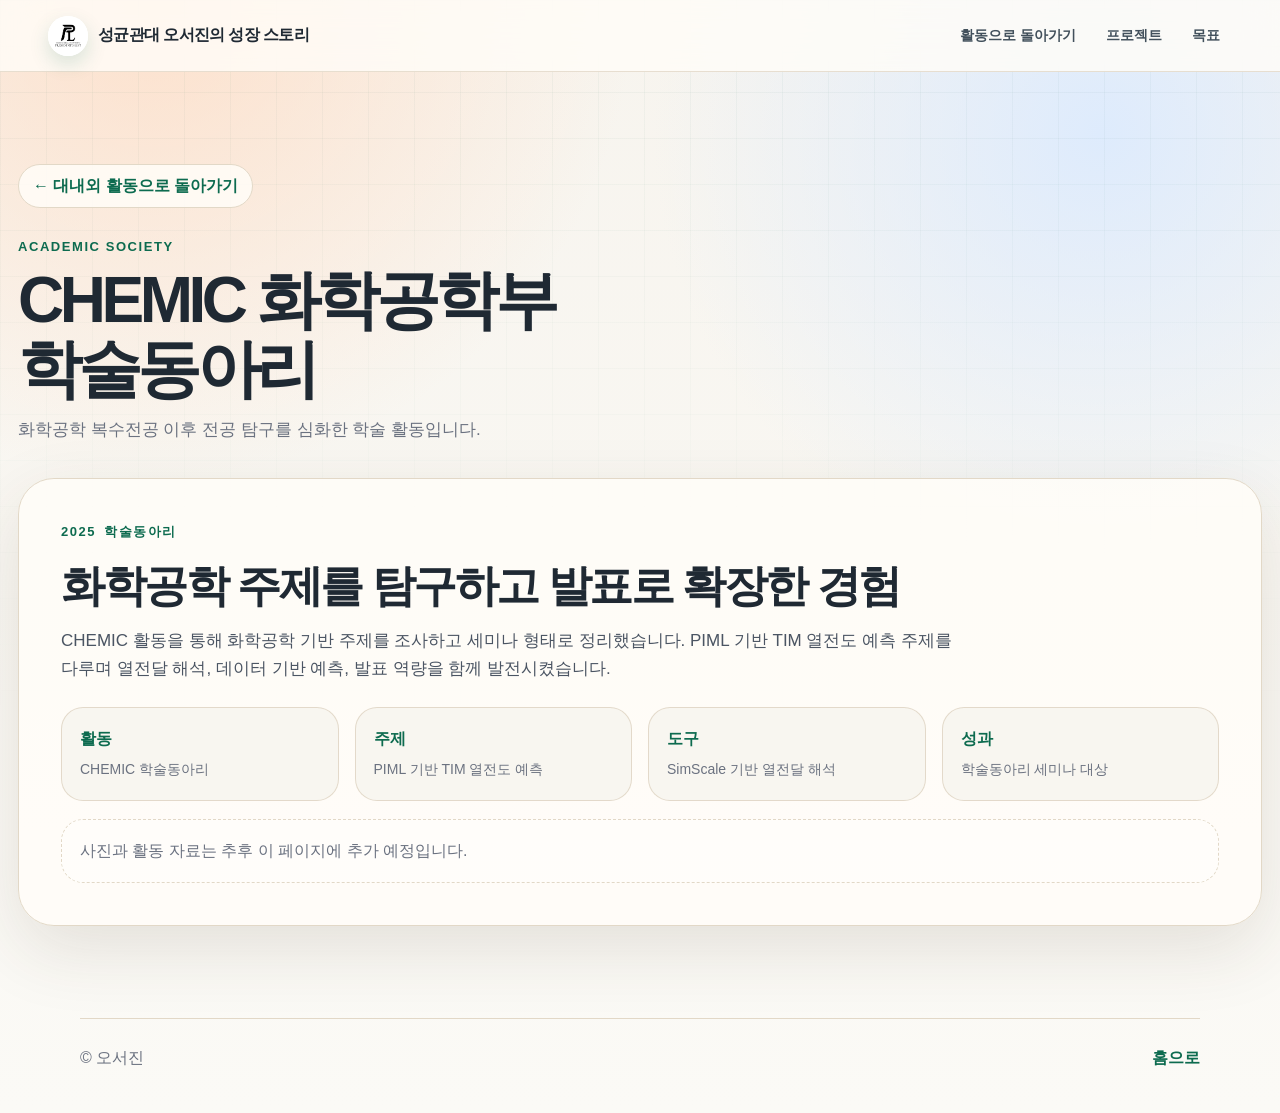
<file: club-chemic.html>
<!doctype html>
<html lang="ko">
<head>
  <meta charset="utf-8" />
  <meta name="viewport" content="width=device-width, initial-scale=1" />
  <title>CHEMIC 화학공학부 학술동아리 | 오서진 포트폴리오</title>
  <meta name="description" content="CHEMIC 화학공학부 학술동아리 활동 상세" />
  <link rel="stylesheet" href="./styles.css" />
</head>
<body>
  <header class="site-header">
    <a class="brand" href="./index.html#home" aria-label="홈으로 이동">
      <span class="brand-mark">
        <img src="./logo.png" alt="성균관대학교 로고" />
      </span>
      <span>성균관대 오서진의 성장 스토리</span>
    </a>

    <nav class="site-nav" aria-label="상세 페이지 메뉴">
      <a href="./index.html#activities">활동으로 돌아가기</a>
      <a href="./index.html#projects">프로젝트</a>
      <a href="./index.html#goals">목표</a>
    </nav>
  </header>

  <main class="section">
    <a class="detail-back" href="./index.html#activities">← 대내외 활동으로 돌아가기</a>

    <div class="section-heading reveal visible">
      <p>Academic Society</p>
      <h2>CHEMIC 화학공학부 학술동아리</h2>
      <span>화학공학 복수전공 이후 전공 탐구를 심화한 학술 활동입니다.</span>
    </div>

    <div class="featured-card reveal visible">
      <div class="card-meta">
        <span>2025</span>
        <span>학술동아리</span>
      </div>

      <h3>화학공학 주제를 탐구하고 발표로 확장한 경험</h3>
      <p>CHEMIC 활동을 통해 화학공학 기반 주제를 조사하고 세미나 형태로 정리했습니다. PIML 기반 TIM 열전도 예측 주제를 다루며 열전달 해석, 데이터 기반 예측, 발표 역량을 함께 발전시켰습니다.</p>

      <div class="mini-grid">
        <div>
          <b>활동</b>
          <span>CHEMIC 학술동아리</span>
        </div>
        <div>
          <b>주제</b>
          <span>PIML 기반 TIM 열전도 예측</span>
        </div>
        <div>
          <b>도구</b>
          <span>SimScale 기반 열전달 해석</span>
        </div>
        <div>
          <b>성과</b>
          <span>학술동아리 세미나 대상</span>
        </div>
      </div>

      <div class="detail-note">
        사진과 활동 자료는 추후 이 페이지에 추가 예정입니다.
      </div>
    </div>
  </main>

  <footer class="footer">
    <span>© 오서진</span>
    <a href="./index.html#home">홈으로</a>
  </footer>
</body>
</html>
</file>
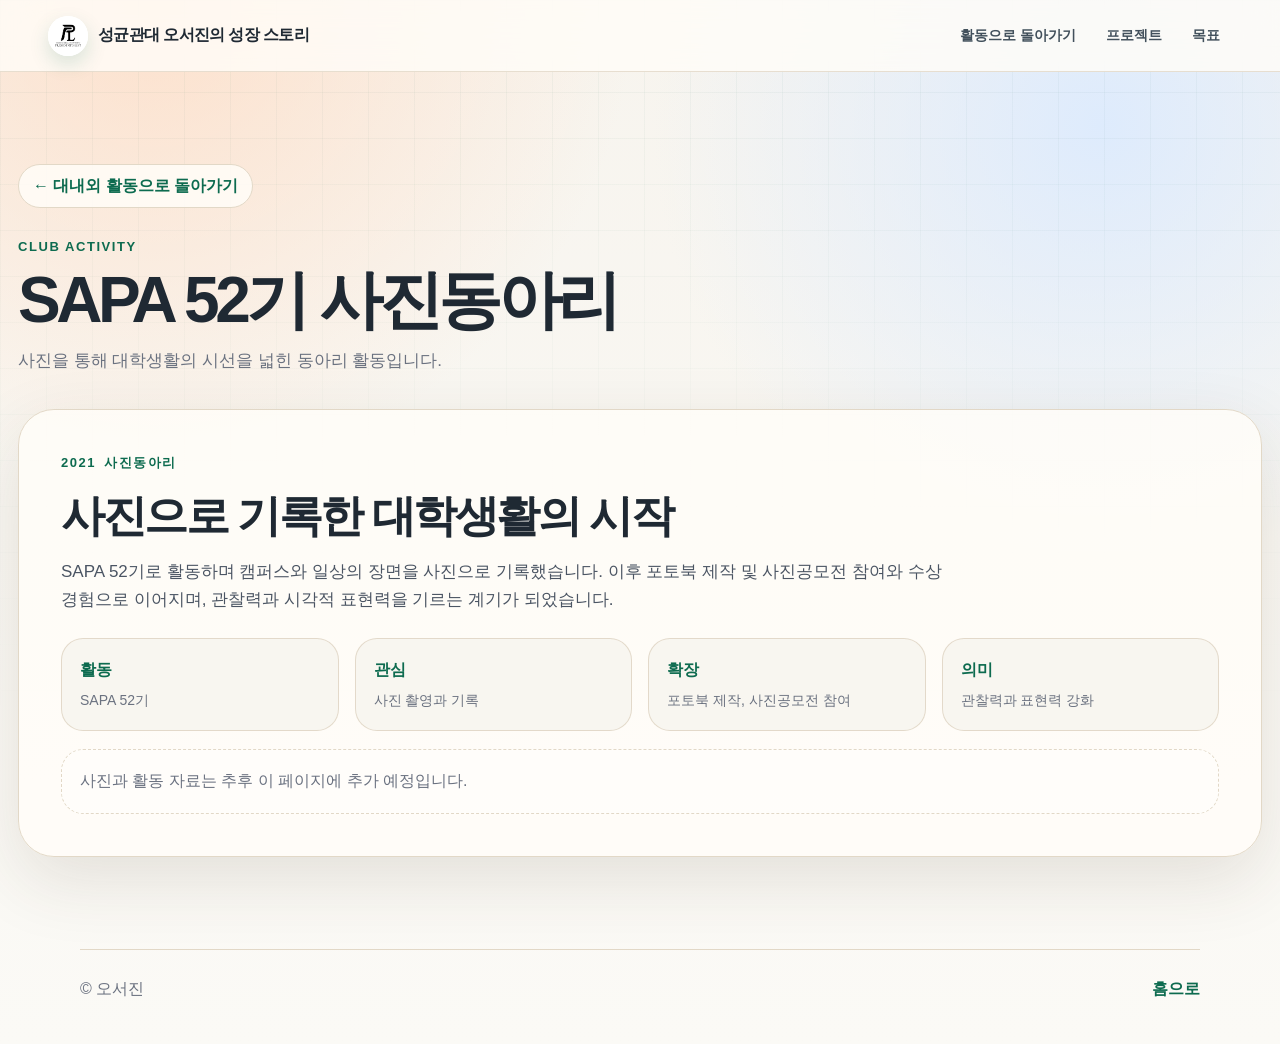
<file: club-sapa.html>
<!doctype html>
<html lang="ko">
<head>
  <meta charset="utf-8" />
  <meta name="viewport" content="width=device-width, initial-scale=1" />
  <title>SAPA 52기 사진동아리 | 오서진 포트폴리오</title>
  <meta name="description" content="SAPA 52기 사진동아리 활동 상세" />
  <link rel="stylesheet" href="./styles.css" />
</head>
<body>
  <header class="site-header">
    <a class="brand" href="./index.html#home" aria-label="홈으로 이동">
      <span class="brand-mark">
        <img src="./logo.png" alt="성균관대학교 로고" />
      </span>
      <span>성균관대 오서진의 성장 스토리</span>
    </a>

    <nav class="site-nav" aria-label="상세 페이지 메뉴">
      <a href="./index.html#activities">활동으로 돌아가기</a>
      <a href="./index.html#projects">프로젝트</a>
      <a href="./index.html#goals">목표</a>
    </nav>
  </header>

  <main class="section">
    <a class="detail-back" href="./index.html#activities">← 대내외 활동으로 돌아가기</a>

    <div class="section-heading reveal visible">
      <p>Club Activity</p>
      <h2>SAPA 52기 사진동아리</h2>
      <span>사진을 통해 대학생활의 시선을 넓힌 동아리 활동입니다.</span>
    </div>

    <div class="featured-card reveal visible">
      <div class="card-meta">
        <span>2021</span>
        <span>사진동아리</span>
      </div>

      <h3>사진으로 기록한 대학생활의 시작</h3>
      <p>SAPA 52기로 활동하며 캠퍼스와 일상의 장면을 사진으로 기록했습니다. 이후 포토북 제작 및 사진공모전 참여와 수상 경험으로 이어지며, 관찰력과 시각적 표현력을 기르는 계기가 되었습니다.</p>

      <div class="mini-grid">
        <div>
          <b>활동</b>
          <span>SAPA 52기</span>
        </div>
        <div>
          <b>관심</b>
          <span>사진 촬영과 기록</span>
        </div>
        <div>
          <b>확장</b>
          <span>포토북 제작, 사진공모전 참여</span>
        </div>
        <div>
          <b>의미</b>
          <span>관찰력과 표현력 강화</span>
        </div>
      </div>

      <div class="detail-note">
        사진과 활동 자료는 추후 이 페이지에 추가 예정입니다.
      </div>
    </div>
  </main>

  <footer class="footer">
    <span>© 오서진</span>
    <a href="./index.html#home">홈으로</a>
  </footer>
</body>
</html>
</file>
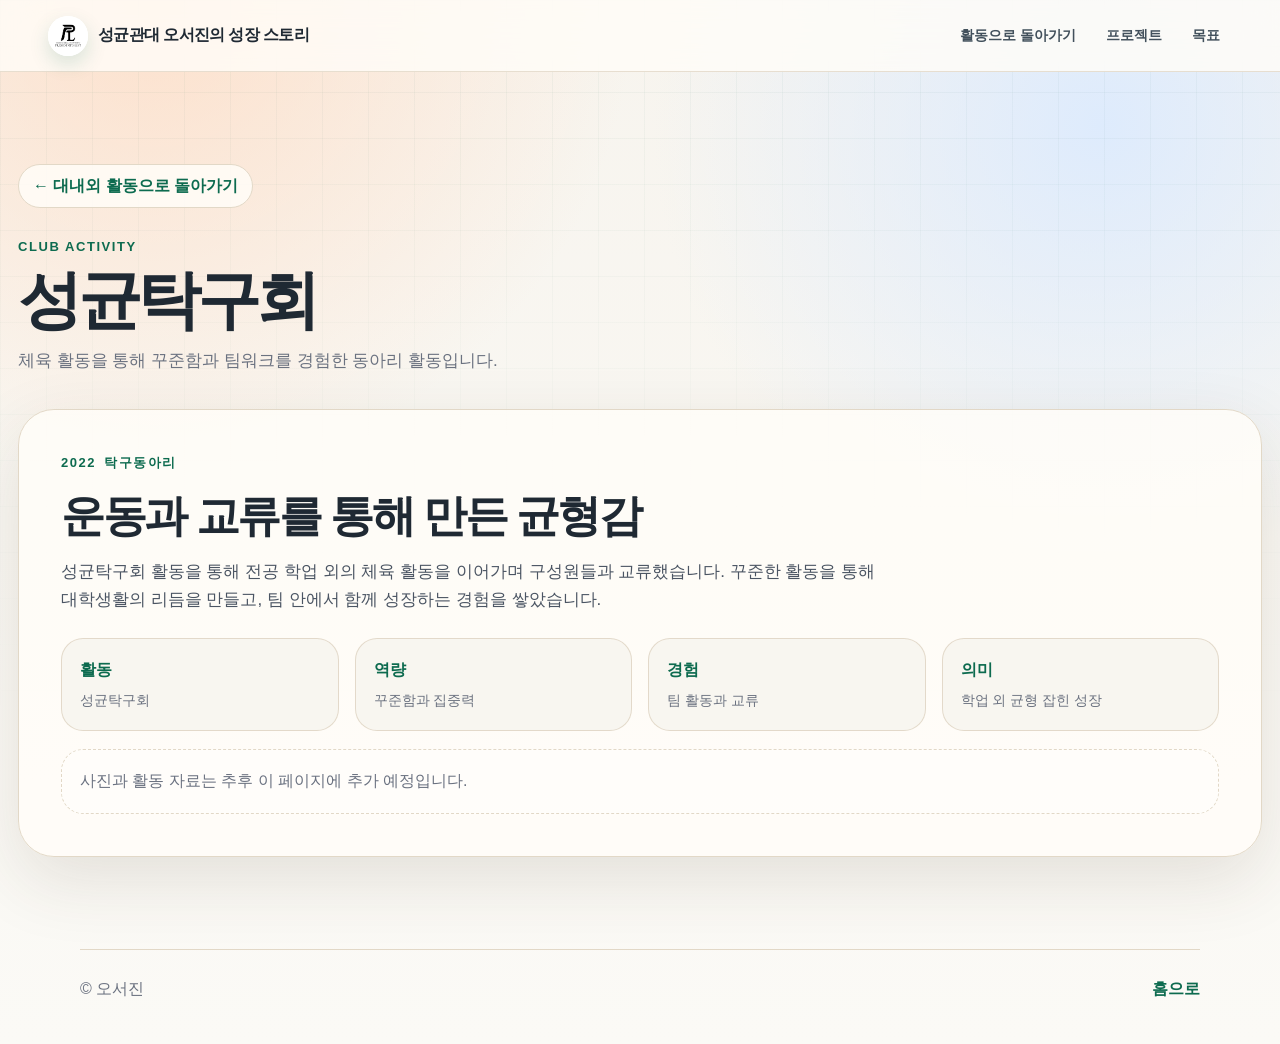
<file: club-tabletennis.html>
<!doctype html>
<html lang="ko">
<head>
  <meta charset="utf-8" />
  <meta name="viewport" content="width=device-width, initial-scale=1" />
  <title>성균탁구회 | 오서진 포트폴리오</title>
  <meta name="description" content="성균탁구회 활동 상세" />
  <link rel="stylesheet" href="./styles.css" />
</head>
<body>
  <header class="site-header">
    <a class="brand" href="./index.html#home" aria-label="홈으로 이동">
      <span class="brand-mark">
        <img src="./logo.png" alt="성균관대학교 로고" />
      </span>
      <span>성균관대 오서진의 성장 스토리</span>
    </a>

    <nav class="site-nav" aria-label="상세 페이지 메뉴">
      <a href="./index.html#activities">활동으로 돌아가기</a>
      <a href="./index.html#projects">프로젝트</a>
      <a href="./index.html#goals">목표</a>
    </nav>
  </header>

  <main class="section">
    <a class="detail-back" href="./index.html#activities">← 대내외 활동으로 돌아가기</a>

    <div class="section-heading reveal visible">
      <p>Club Activity</p>
      <h2>성균탁구회</h2>
      <span>체육 활동을 통해 꾸준함과 팀워크를 경험한 동아리 활동입니다.</span>
    </div>

    <div class="featured-card reveal visible">
      <div class="card-meta">
        <span>2022</span>
        <span>탁구동아리</span>
      </div>

      <h3>운동과 교류를 통해 만든 균형감</h3>
      <p>성균탁구회 활동을 통해 전공 학업 외의 체육 활동을 이어가며 구성원들과 교류했습니다. 꾸준한 활동을 통해 대학생활의 리듬을 만들고, 팀 안에서 함께 성장하는 경험을 쌓았습니다.</p>

      <div class="mini-grid">
        <div>
          <b>활동</b>
          <span>성균탁구회</span>
        </div>
        <div>
          <b>역량</b>
          <span>꾸준함과 집중력</span>
        </div>
        <div>
          <b>경험</b>
          <span>팀 활동과 교류</span>
        </div>
        <div>
          <b>의미</b>
          <span>학업 외 균형 잡힌 성장</span>
        </div>
      </div>

      <div class="detail-note">
        사진과 활동 자료는 추후 이 페이지에 추가 예정입니다.
      </div>
    </div>
  </main>

  <footer class="footer">
    <span>© 오서진</span>
    <a href="./index.html#home">홈으로</a>
  </footer>
</body>
</html>
</file>
<file: styles.css>
:root {
  --bg: #f7f4ee;
  --paper: #fffdf8;
  --paper-2: #f0eadf;
  --ink: #1f2933;
  --muted: #6b7280;
  --line: #e2d8c7;
  --green: #0d6b4f;
  --green-2: #15a06f;
  --gold: #c79b41;
  --peach: #ffd9bf;
  --blue: #dbeafe;
  --shadow: 0 24px 70px rgba(63, 48, 31, 0.12);
}

* {
  box-sizing: border-box;
}

html {
  scroll-behavior: smooth;
  scroll-padding-top: 96px;
}

body {
  margin: 0;
  color: var(--ink);
  background:
    radial-gradient(circle at 12% 0%, rgba(255, 217, 191, 0.72), transparent 30rem),
    radial-gradient(circle at 86% 12%, rgba(219, 234, 254, 0.9), transparent 28rem),
    linear-gradient(180deg, var(--bg), #fbfaf6);
  font-family: Pretendard, "Noto Sans KR", -apple-system, BlinkMacSystemFont, "Segoe UI", sans-serif;
  line-height: 1.65;
  word-break: keep-all;
}

body::before {
  content: "";
  position: fixed;
  inset: 0;
  z-index: -1;
  background-image:
    linear-gradient(rgba(13, 107, 79, 0.045) 1px, transparent 1px),
    linear-gradient(90deg, rgba(13, 107, 79, 0.045) 1px, transparent 1px);
  background-size: 46px 46px;
  mask-image: linear-gradient(to bottom, black, transparent 82%);
}

a {
  color: inherit;
  text-decoration: none;
}

button,
summary {
  font: inherit;
}

.site-header {
  position: sticky;
  top: 0;
  z-index: 50;
  display: flex;
  align-items: center;
  gap: 18px;
  min-height: 72px;
  padding: 14px clamp(18px, 4vw, 48px);
  border-bottom: 1px solid rgba(226, 216, 199, 0.8);
  background: rgba(255, 253, 248, 0.82);
  backdrop-filter: blur(18px);
}

.brand {
  display: inline-flex;
  align-items: center;
  gap: 10px;
  min-width: max-content;
  font-weight: 900;
  letter-spacing: -0.04em;
}

.brand-mark {
  display: grid;
  width: 40px;
  height: 40px;
  place-items: center;
  border-radius: 50%;
  overflow: hidden;
  background: #ffffff;
  box-shadow: 0 8px 20px rgba(13, 107, 79, 0.16);
  flex-shrink: 0;
}

.brand-mark img {
  width: 100%;
  height: 100%;
  object-fit: cover;
  object-position: center;
  display: block;
}

.site-nav {
  display: flex;
  align-items: center;
  gap: 6px;
  margin-left: auto;
  overflow-x: auto;
  scrollbar-width: none;
}

.site-nav::-webkit-scrollbar {
  display: none;
}

.site-nav a {
  flex: 0 0 auto;
  padding: 9px 12px;
  border-radius: 999px;
  color: #42505c;
  font-size: 14px;
  font-weight: 800;
  transition: 180ms ease;
}

.site-nav a:hover,
.site-nav a.active {
  color: white;
  background: var(--green);
}

.menu-button {
  display: none;
  margin-left: auto;
  border: 0;
  color: white;
  background: var(--green);
  width: 42px;
  height: 42px;
  border-radius: 14px;
  cursor: pointer;
}

.section {
  width: min(1280px, calc(100% - 36px));
  margin: 0 auto;
  padding: 92px 0;
}

.hero {
  display: grid;
  grid-template-columns: minmax(0, 1.45fr) minmax(340px, 0.65fr);
  gap: 42px;
  align-items: center;
  min-height: calc(100vh - 72px);
  padding-top: 64px;
}

.hero-copy {
  min-width: 0;
}

.eyebrow,
.section-heading p,
.card-meta span,
.project time,
.program time {
  margin: 0;
  color: var(--green);
  font-weight: 900;
  font-size: 13px;
  letter-spacing: 0.12em;
  text-transform: uppercase;
}

h1,
h2,
h3,
p {
  margin: 0;
}

h1 {
  margin-top: 14px;
  max-width: 980px;
  font-size: clamp(44px, 6vw, 78px);
  line-height: 1.06;
  letter-spacing: -0.075em;
}

.hero-text {
  max-width: 720px;
  margin-top: 24px;
  color: #4b5563;
  font-size: clamp(18px, 2.1vw, 23px);
}

.person {
  display: grid;
  gap: 2px;
  margin-top: 34px;
  padding: 20px;
  border: 1px solid var(--line);
  border-radius: 26px;
  background: rgba(255, 253, 248, 0.72);
  box-shadow: var(--shadow);
}

.person strong {
  font-size: 28px;
  letter-spacing: -0.05em;
}

.person span {
  color: var(--green);
  font-weight: 900;
}

.person small {
  color: var(--muted);
  font-size: 14px;
}

.tag-row {
  display: flex;
  flex-wrap: wrap;
  gap: 8px;
  margin-top: 18px;
}

.tag-row span,
.badge-card span,
.status span {
  display: inline-flex;
  align-items: center;
  min-height: 34px;
  padding: 7px 12px;
  border: 1px solid var(--line);
  border-radius: 999px;
  color: #334155;
  background: rgba(255, 253, 248, 0.78);
  font-size: 13px;
  font-weight: 800;
}

.contact-line {
  display: flex;
  flex-wrap: wrap;
  gap: 12px;
  margin-top: 18px;
}

.contact-pill {
  display: inline-flex;
  align-items: center;
  justify-content: center;
  gap: 10px;
  min-height: 46px;
  padding: 0 18px;
  border: 1px solid var(--line);
  border-radius: 999px;
  color: var(--green);
  background: rgba(255, 255, 255, 0.92);
  font-size: 15px;
  font-weight: 900;
  box-shadow: 0 10px 24px rgba(63, 48, 31, 0.08);
  transition: 180ms ease;
  cursor: pointer;
  font-family: inherit;
}

.contact-pill svg {
  width: 18px;
  height: 18px;
  fill: currentColor;
  flex-shrink: 0;
}

.contact-pill:hover,
.contact-pill.copied {
  color: white;
  background: var(--green);
  border-color: var(--green);
  transform: translateY(-3px);
}

.profile-card {
  position: relative;
  width: 100%;
  padding: 28px;
  border: 1px solid var(--line);
  border-radius: 42px;
  background: linear-gradient(145deg, rgba(255, 253, 248, 0.86), rgba(240, 234, 223, 0.72));
  box-shadow: var(--shadow);
  overflow: hidden;
}

.profile-card::before {
  content: "";
  position: absolute;
  right: -56px;
  top: -60px;
  width: 210px;
  height: 210px;
  border-radius: 50%;
  background: rgba(255, 217, 191, 0.8);
}

.profile-shell {
  position: relative;
  justify-self: end;
  width: 100%;
  max-width: 460px;
}

.profile-shell .profile-card {
  width: 100%;
  max-width: none;
}

.open-badge {
  position: absolute;
  top: 0;
  right: 0;
  width: 96px;
  height: 96px;
  transform: translate(38%, -38%);
  z-index: 10;
  display: grid;
  place-items: center;
  padding: 8px;
  border-radius: 24px;
  background: rgba(255, 253, 248, 0.98);
  border: 1px solid var(--line);
  box-shadow: 0 18px 40px rgba(63, 48, 31, 0.16);
  transition: transform 180ms ease, box-shadow 180ms ease;
}

.open-badge img {
  width: 100%;
  height: 100%;
  object-fit: contain;
  display: block;
  border-radius: 18px;
}

.open-badge:hover {
  transform: translate(38%, -38%) scale(1.05);
  box-shadow: 0 22px 48px rgba(63, 48, 31, 0.2);
}

.profile-orb {
  position: relative;
  z-index: 1;
  display: block;
  width: 220px;
  height: 220px;
  margin: 18px auto 34px;
  border-radius: 50%;
  overflow: hidden;
  background: linear-gradient(135deg, var(--green), var(--gold));
  box-shadow: 0 28px 80px rgba(13, 107, 79, 0.26);
}

.profile-orb img {
  width: 100%;
  height: 100%;
  display: block;
  object-fit: cover;
  object-position: center 28%;
}

.stat-grid {
  position: relative;
  display: grid;
  grid-template-columns: repeat(2, 1fr);
  gap: 12px;
}

.stat-grid article {
  padding: 18px;
  border: 1px solid var(--line);
  border-radius: 22px;
  background: rgba(255,255,255,.55);
}

.stat-grid strong {
  display: block;
  color: var(--green);
  font-size: 23px;
  line-height: 1.1;
}

.stat-grid span {
  display: block;
  margin-top: 5px;
  color: var(--muted);
  font-size: 13px;
  font-weight: 800;
  line-height: 1.35;
}

.soft {
  position: relative;
}

.soft::before {
  content: "";
  position: absolute;
  inset: 24px 50%;
  z-index: -1;
  width: 100vw;
  transform: translateX(-50%);
  background: rgba(255, 253, 248, 0.46);
  border-block: 1px solid rgba(226, 216, 199, 0.58);
}

.section-heading {
  max-width: 780px;
  margin-bottom: 34px;
}

.section-heading h2 {
  margin-top: 8px;
  font-size: clamp(38px, 5vw, 64px);
  line-height: 1.08;
  letter-spacing: -0.07em;
}

.section-heading span {
  display: block;
  margin-top: 12px;
  color: var(--muted);
  font-size: 17px;
}

.featured-card,
.project,
.badge-card,
.timeline,
.course,
.program,
.disc-panel,
.story-card,
.status,
.goal {
  border: 1px solid var(--line);
  background: rgba(255, 253, 248, 0.84);
  box-shadow: var(--shadow);
}

.featured-card {
  padding: clamp(24px, 4vw, 42px);
  border-radius: 36px;
}

.card-meta {
  display: flex;
  flex-wrap: wrap;
  gap: 8px;
  margin-bottom: 18px;
}

.featured-card h3 {
  font-size: clamp(28px, 3.4vw, 46px);
  line-height: 1.16;
  letter-spacing: -0.055em;
}

.featured-card > p {
  max-width: 900px;
  margin-top: 16px;
  color: #4b5563;
  font-size: 17px;
}

.mini-grid,
.project-list,
.badge-grid,
.course-grid,
.program-grid,
.badge-status,
.goal-grid {
  display: grid;
  gap: 16px;
}

.mini-grid {
  grid-template-columns: repeat(4, minmax(0, 1fr));
  margin-top: 24px;
}

.mini-grid div {
  padding: 18px;
  border: 1px solid rgba(226, 216, 199, 0.9);
  border-radius: 22px;
  background: rgba(247, 244, 238, 0.8);
}

.mini-grid b,
.mini-grid span {
  display: block;
}

.mini-grid b {
  color: var(--green);
}

.mini-grid span {
  margin-top: 6px;
  color: var(--muted);
  font-size: 14px;
}

.project-list {
  grid-template-columns: repeat(2, minmax(0, 1fr));
  margin-top: 18px;
}

.project {
  padding: 26px;
  border-radius: 30px;
  transition: 200ms ease;
}

.project:hover,
.program:hover,
.course:hover,
.badge-card:hover,
.goal:hover {
  transform: translateY(-5px);
}

.project h3 {
  margin-top: 14px;
  font-size: 28px;
  letter-spacing: -0.045em;
}

.project p {
  margin-top: 10px;
  color: #4b5563;
}

.project ul {
  display: grid;
  gap: 8px;
  margin: 18px 0 0;
  padding: 0;
  list-style: none;
}

.project li {
  position: relative;
  padding-left: 18px;
  color: #475569;
}

.project li::before {
  content: "";
  position: absolute;
  left: 0;
  top: 0.72em;
  width: 7px;
  height: 7px;
  border-radius: 50%;
  background: var(--green-2);
}

.badge-grid {
  grid-template-columns: repeat(4, minmax(0, 1fr));
}

.badge-card {
  min-height: 190px;
  padding: 24px;
  border-radius: 28px;
}

.badge-card strong {
  display: block;
  margin-top: 28px;
  font-size: 28px;
  line-height: 1.1;
  letter-spacing: -0.055em;
}

.badge-card small {
  display: block;
  margin-top: 12px;
  color: var(--muted);
  font-weight: 700;
}

.timeline {
  margin: 0;
  padding: 14px;
  border: 1px solid var(--line);
  border-radius: 30px;
  background: rgba(255, 253, 248, 0.84);
  box-shadow: var(--shadow);
  list-style: none;
}

.timeline li {
  display: grid;
  grid-template-columns: 110px minmax(0, 1fr);
  gap: 18px 26px;
  padding: 26px;
  border-radius: 24px;
}

.timeline li + li {
  border-top: 1px solid var(--line);
}

.timeline time {
  grid-column: 1;
  grid-row: 1 / span 2;
  color: var(--green);
  font-weight: 900;
  font-size: 16px;
}

.timeline strong {
  grid-column: 2;
  display: block;
  font-size: 22px;
  letter-spacing: -0.04em;
}

.timeline p {
  grid-column: 2;
  max-width: 680px;
  margin-top: 4px;
  color: var(--muted);
  font-size: 16px;
  line-height: 1.7;
}

.course-grid {
  grid-template-columns: repeat(3, minmax(0, 1fr));
}

.course {
  padding: 22px;
  border-radius: 26px;
}

.course div:first-child {
  display: flex;
  align-items: flex-start;
  justify-content: space-between;
  gap: 12px;
}

.course strong {
  font-size: 22px;
}

.course span {
  color: var(--green);
  font-size: 13px;
  font-weight: 900;
}

.course p {
  min-height: 54px;
  margin-top: 12px;
  color: var(--muted);
}

.bar {
  height: 10px;
  margin-top: 18px;
  border-radius: 999px;
  background: #e8dfd0;
  overflow: hidden;
}

.bar i {
  display: block;
  width: 0;
  height: 100%;
  border-radius: inherit;
  background: linear-gradient(90deg, var(--green), var(--green-2), var(--gold));
  transition: width 900ms ease;
}

.program-grid {
  grid-template-columns: repeat(2, minmax(0, 1fr));
}

.program {
  padding: 24px;
  border-radius: 30px;
}

.program-visual {
  display: grid;
  height: 180px;
  margin-bottom: 20px;
  place-items: center;
  border-radius: 24px;
  color: white;
  background:
    radial-gradient(circle at 24% 18%, rgba(255,255,255,.8), transparent 16%),
    linear-gradient(135deg, var(--green), #518a7b 45%, var(--gold));
  font-size: 44px;
  font-weight: 1000;
  letter-spacing: -0.08em;
}

.program h3 {
  margin-top: 8px;
  font-size: 26px;
  letter-spacing: -0.045em;
}

.program p {
  margin-top: 8px;
  color: var(--muted);
}

.disc-panel {
  display: grid;
  grid-template-columns: 320px 1fr;
  gap: 28px;
  align-items: center;
  padding: 28px;
  border-radius: 34px;
}

.disc-chart {
  position: relative;
  display: grid;
  grid-template-columns: repeat(4, 1fr);
  align-items: end;
  gap: 10px;
  min-height: 260px;
  padding: 18px;
  border-radius: 28px;
  background: var(--paper-2);
}

.disc-chart span {
  --h: calc(var(--value) * 5px);
  display: grid;
  align-items: end;
  justify-items: center;
  height: var(--h);
  min-height: 70px;
  padding-bottom: 12px;
  border-radius: 999px 999px 18px 18px;
  color: white;
  background: linear-gradient(180deg, var(--green-2), var(--green));
  font-weight: 1000;
}

.disc-copy h3 {
  font-size: 34px;
  line-height: 1.15;
  letter-spacing: -0.06em;
}

.disc-copy p {
  margin-top: 14px;
  color: var(--muted);
  font-size: 17px;
}

.strength-grid {
  display: grid;
  grid-template-columns: repeat(3, 1fr);
  gap: 12px;
  margin-top: 22px;
}

.strength-grid div {
  padding: 16px;
  border-radius: 20px;
  background: var(--paper-2);
}

.strength-grid b,
.strength-grid span {
  display: block;
}

.strength-grid b {
  color: var(--green);
}

.strength-grid span {
  margin-top: 5px;
  color: var(--muted);
  font-size: 14px;
}

.story-map {
  display: flex;
  flex-wrap: wrap;
  justify-content: center;
  gap: clamp(12px, 2vw, 24px);
  padding: 26px;
  border: 1px dashed var(--line);
  border-radius: 34px;
  background: rgba(255,255,255,.42);
}

.story-node {
  display: grid;
  width: clamp(72px, 10vw, 118px);
  aspect-ratio: 1;
  place-items: center;
  border: 1px solid var(--line);
  border-radius: 50%;
  color: var(--green);
  background: var(--paper);
  font-weight: 1000;
  cursor: pointer;
  transition: 180ms ease;
}

.story-node:hover,
.story-node.active {
  color: white;
  background: var(--green);
  transform: translateY(-7px);
}

.story-card {
  margin-top: 18px;
  padding: 28px;
  border-radius: 30px;
}

.story-card h3 {
  font-size: 28px;
  letter-spacing: -0.05em;
}

.story-card p {
  margin-top: 10px;
  color: var(--muted);
  font-size: 17px;
}

.badge-status {
  grid-template-columns: repeat(3, minmax(0, 1fr));
}

.status {
  min-height: 160px;
  padding: 24px;
  border-radius: 28px;
}

.status strong {
  display: block;
  margin-bottom: 28px;
  font-size: 26px;
}

.goals {
  padding-bottom: 120px;
}

.goal-grid {
  grid-template-columns: repeat(3, minmax(0, 1fr));
}

.goal {
  padding: 22px;
  border-radius: 26px;
}

.goal summary {
  color: var(--green);
  font-size: 20px;
  font-weight: 1000;
  cursor: pointer;
}

.goal ul {
  display: grid;
  gap: 8px;
  margin: 18px 0 0;
  padding-left: 20px;
  color: var(--muted);
}

.footer {
  display: flex;
  justify-content: space-between;
  gap: 12px;
  width: min(1120px, calc(100% - 36px));
  margin: 0 auto;
  padding: 26px 0 42px;
  color: var(--muted);
  border-top: 1px solid var(--line);
}

.footer a {
  color: var(--green);
  font-weight: 900;
}

.reveal {
  opacity: 0;
  transform: translateY(22px);
  transition: opacity 700ms ease, transform 700ms ease;
}

.reveal.visible {
  opacity: 1;
  transform: translateY(0);
}

@media (max-width: 760px) {
  .site-header {
    align-items: flex-start;
  }

  .menu-button {
    display: grid;
    place-items: center;
  }

  .site-nav {
    position: absolute;
    top: calc(100% + 8px);
    left: 18px;
    right: 18px;
    display: none;
    flex-direction: column;
    align-items: stretch;
    padding: 12px;
    border: 1px solid var(--line);
    border-radius: 24px;
    background: rgba(255, 253, 248, 0.96);
    box-shadow: var(--shadow);
  }

  .site-nav.open {
    display: flex;
  }

  .site-nav a {
    width: 100%;
  }

  .hero,
  .disc-panel {
    grid-template-columns: 1fr;
  }

  .profile-shell {
  justify-self: stretch;
  max-width: 100%;
}

.open-badge {
  width: 78px;
  height: 78px;
  transform: translate(18%, -18%);
}

  .mini-grid,
  .badge-grid,
  .course-grid,
  .goal-grid {
    grid-template-columns: repeat(2, minmax(0, 1fr));
  }

  .project-list,
  .program-grid,
  .badge-status {
    grid-template-columns: 1fr;
  }

  .strength-grid {
    grid-template-columns: 1fr;
  }
}

@media (max-width: 640px) {
  .brand span:last-child {
    max-width: 190px;
    overflow: hidden;
    white-space: nowrap;
    text-overflow: ellipsis;
  }

  .section {
    width: min(100% - 28px, 1120px);
    padding: 70px 0;
  }

  .hero {
    padding-top: 42px;
  }

  h1 {
    font-size: 42px;
  }

  .profile-orb {
    width: 170px;
    height: 170px;
  }

  .stat-grid,
  .mini-grid,
  .badge-grid,
  .course-grid,
  .goal-grid {
    grid-template-columns: 1fr;
  }

  .timeline li {
    grid-template-columns: 1fr;
    gap: 6px;
  }

  .disc-chart {
    min-height: 220px;
  }
}

/* ===== Clickable cards & inline links ===== */
.card-link {
  display: block;
  color: inherit;
  text-decoration: none;
}

.card-link:hover {
  color: inherit;
}

.inline-link {
  color: var(--green);
  font-weight: 900;
  text-decoration: underline;
  text-decoration-thickness: 1px;
  text-underline-offset: 3px;
}

.quick-links {
  display: flex;
  flex-wrap: wrap;
  gap: 8px;
  margin-top: 16px;
}

.quick-links a {
  display: inline-flex;
  align-items: center;
  min-height: 34px;
  padding: 7px 12px;
  border: 1px solid var(--line);
  border-radius: 999px;
  color: var(--green);
  background: rgba(255, 255, 255, 0.78);
  font-size: 13px;
  font-weight: 900;
}

.quick-links a:hover {
  color: white;
  background: var(--green);
  border-color: var(--green);
}

.status {
  position: relative;
  overflow: hidden;
  padding-right: 118px;
}

.status::after {
  content: "";
  position: absolute;
  right: 22px;
  top: 50%;
  width: 74px;
  height: 74px;
  transform: translateY(-50%);
  background: url("./image.png") center / contain no-repeat;
  opacity: 0.92;
}

.status strong,
.status span {
  position: relative;
  z-index: 1;
}

.detail-back {
  display: inline-flex;
  align-items: center;
  min-height: 38px;
  padding: 8px 14px;
  margin-bottom: 28px;
  border: 1px solid var(--line);
  border-radius: 999px;
  color: var(--green);
  background: rgba(255, 253, 248, 0.84);
  font-weight: 900;
}

.detail-back:hover {
  color: white;
  background: var(--green);
  border-color: var(--green);
}

.detail-note {
  margin-top: 18px;
  padding: 18px;
  border: 1px dashed var(--line);
  border-radius: 22px;
  color: var(--muted);
  background: rgba(255, 255, 255, 0.48);
}

@media (max-width: 760px) {
  .status {
  position: relative;
  overflow: hidden;
  padding-right: 158px;
}

.status::after {
  content: "";
  position: absolute;
  right: 26px;
  top: 50%;
  width: 108px;
  height: 108px;
  transform: translateY(-50%);
  background: url("./image.png") center / contain no-repeat;
  opacity: 0.95;
}
}

/* ===== Clickable card hover effect ===== */
.card-link {
  position: relative;
  display: block;
  color: inherit;
  text-decoration: none;
  cursor: pointer;
  overflow: hidden;
}

.card-link::after {
  content: "↗";
  position: absolute;
  right: 20px;
  top: 18px;
  z-index: 2;
  display: grid;
  width: 34px;
  height: 34px;
  place-items: center;
  border-radius: 50%;
  color: var(--green);
  background: rgba(255, 255, 255, 0.9);
  border: 1px solid var(--line);
  font-weight: 1000;
  opacity: 0;
  transform: translateY(6px);
  transition: 180ms ease;
}

.card-link:hover {
  color: white;
  background: linear-gradient(135deg, var(--green), var(--green-2));
  border-color: var(--green);
  box-shadow: 0 26px 70px rgba(13, 107, 79, 0.24);
  transform: translateY(-6px);
}

.card-link:hover::after {
  opacity: 1;
  transform: translateY(0);
}

.card-link:hover span,
.card-link:hover small,
.card-link:hover time,
.card-link:hover p,
.card-link:hover li {
  color: rgba(255, 255, 255, 0.9);
}

.card-link:hover strong,
.card-link:hover h3 {
  color: white;
}

.card-link:hover .program-visual {
  background:
    radial-gradient(circle at 24% 18%, rgba(255,255,255,.6), transparent 18%),
    linear-gradient(135deg, rgba(255,255,255,.18), rgba(255,255,255,.08));
  color: white;
}

/* ===== Profile name under photo ===== */
.profile-card .profile-orb {
  margin-bottom: 16px;
}

.profile-caption {
  position: relative;
  z-index: 1;
  margin-bottom: 28px;
  text-align: center;
}

.profile-caption strong {
  display: block;
  color: var(--ink);
  font-size: 28px;
  font-weight: 1000;
  line-height: 1.1;
  letter-spacing: -0.05em;
}

.profile-caption span {
  display: block;
  margin-top: 6px;
  color: var(--green);
  font-size: 14px;
  font-weight: 1000;
  letter-spacing: 0.08em;
}

/* ===== Image preview thumbnail on hover ===== */
.card-link.has-preview {
  overflow: visible;
}

.card-link.has-preview::before {
  content: "";
  position: absolute;
  right: 18px;
  top: -132px;
  z-index: 20;
  width: 190px;
  height: 118px;
  border: 1px solid var(--line);
  border-radius: 18px;
  background:
    linear-gradient(rgba(255,255,255,.08), rgba(255,255,255,.08)),
    var(--preview) center / cover no-repeat;
  box-shadow: 0 22px 48px rgba(63, 48, 31, 0.24);
  opacity: 0;
  pointer-events: none;
  transform: translateY(10px) scale(0.96);
  transition: 180ms ease;
}

.card-link.has-preview:hover::before {
  opacity: 1;
  transform: translateY(0) scale(1);
}

/* ===== Course progress / grades ===== */
.grade-summary {
  display: grid;
  grid-template-columns: repeat(2, minmax(0, 1fr));
  gap: 18px;
  margin-top: 10px;
}

.grade-summary-card,
.grade-table-card {
  border: 1px solid var(--line);
  background: rgba(255, 253, 248, 0.88);
  box-shadow: var(--shadow);
}

.grade-summary-card {
  display: flex;
  align-items: center;
  justify-content: flex-start;
  gap: 14px;
  padding: 22px 26px;
  border-radius: 28px;
}

.grade-badge {
  flex: 0 0 82px;
  width: 82px;
  height: 82px;
  display: grid;
  place-items: center;
  border-radius: 50%;
  color: white;
  background: linear-gradient(135deg, var(--green), var(--green-2));
  box-shadow: 0 14px 32px rgba(13, 107, 79, 0.22);
  text-align: center;
}

.grade-badge strong {
  display: block;
  font-size: 28px;
  line-height: 1;
  letter-spacing: -0.04em;
}

.grade-badge span {
  display: block;
  margin-top: 4px;
  font-size: 12px;
  font-weight: 800;
}

.grade-summary-copy h3 {
  margin: 0;
  font-size: 22px;
  letter-spacing: -0.04em;
}

.grade-summary-copy p {
  margin-top: 8px;
  color: var(--muted);
  font-size: 15px;
}

.grade-table-card {
  margin-top: 22px;
  padding: 26px;
  border-radius: 30px;
}

.grade-subtable-card {
  margin-top: 18px;
}

.grade-table-head {
  display: flex;
  align-items: end;
  justify-content: space-between;
  gap: 16px;
  margin-bottom: 18px;
}

.grade-table-head h3 {
  margin: 0;
  font-size: 28px;
  letter-spacing: -0.05em;
}

.grade-table-head span {
  color: var(--muted);
  font-size: 14px;
}

.grade-table-scroll {
  overflow-x: auto;
}

.grade-table {
  width: 100%;
  min-width: 920px;
  border-collapse: collapse;
}

.grade-table thead th {
  padding: 14px 16px;
  text-align: left;
  border-bottom: 1px solid var(--line);
  background: rgba(240, 234, 223, 0.72);
  font-size: 14px;
  font-weight: 900;
}

.grade-table tbody td {
  padding: 16px;
  border-bottom: 1px solid rgba(226, 216, 199, 0.8);
  vertical-align: middle;
  font-size: 15px;
}

.grade-table tbody tr:last-child td {
  border-bottom: 0;
}

.grade-total-row td {
  font-weight: 900;
  background: rgba(247, 244, 238, 0.72);
}

.grade-progress {
  min-width: 190px;
}

.grade-progress-track {
  height: 10px;
  border-radius: 999px;
  background: #dbeee6;
  overflow: hidden;
}

.grade-progress-fill {
  display: block;
  height: 100%;
  border-radius: inherit;
  background: linear-gradient(90deg, var(--green), var(--green-2));
}

.grade-progress small {
  display: block;
  margin-top: 6px;
  color: var(--muted);
  font-size: 12px;
  font-weight: 800;
}

.grade-progress small.grade-complete {
  color: var(--green);
}

@media (max-width: 900px) {
  .grade-summary {
    grid-template-columns: 1fr;
  }

  .grade-summary-card {
    padding: 22px;
  }

  .grade-table-card {
    padding: 20px;
  }

  .grade-table-head {
    flex-direction: column;
    align-items: flex-start;
  }
}

@media (max-width: 640px) {
  .grade-summary-card {
    flex-direction: column;
    align-items: flex-start;
  }

  .grade-badge {
    width: 82px;
    height: 82px;
  }

  .grade-badge strong {
    font-size: 26px;
  }
}

/* ===== Grade badge spacing fix ===== */
.grade-summary-card {
  gap: 14px;
  padding: 20px 24px;
}

.grade-badge {
  flex: 0 0 76px;
  width: 76px;
  height: 76px;
  display: flex;
  flex-direction: column;
  align-items: center;
  justify-content: center;
  gap: 0;
  padding: 0;
}

.grade-badge strong {
  display: block;
  margin: 0;
  font-size: 27px;
  line-height: 0.95;
  letter-spacing: -0.05em;
}

.grade-badge span {
  display: block;
  margin: 3px 0 0;
  font-size: 11px;
  line-height: 1.05;
  font-weight: 900;
}
</file>
